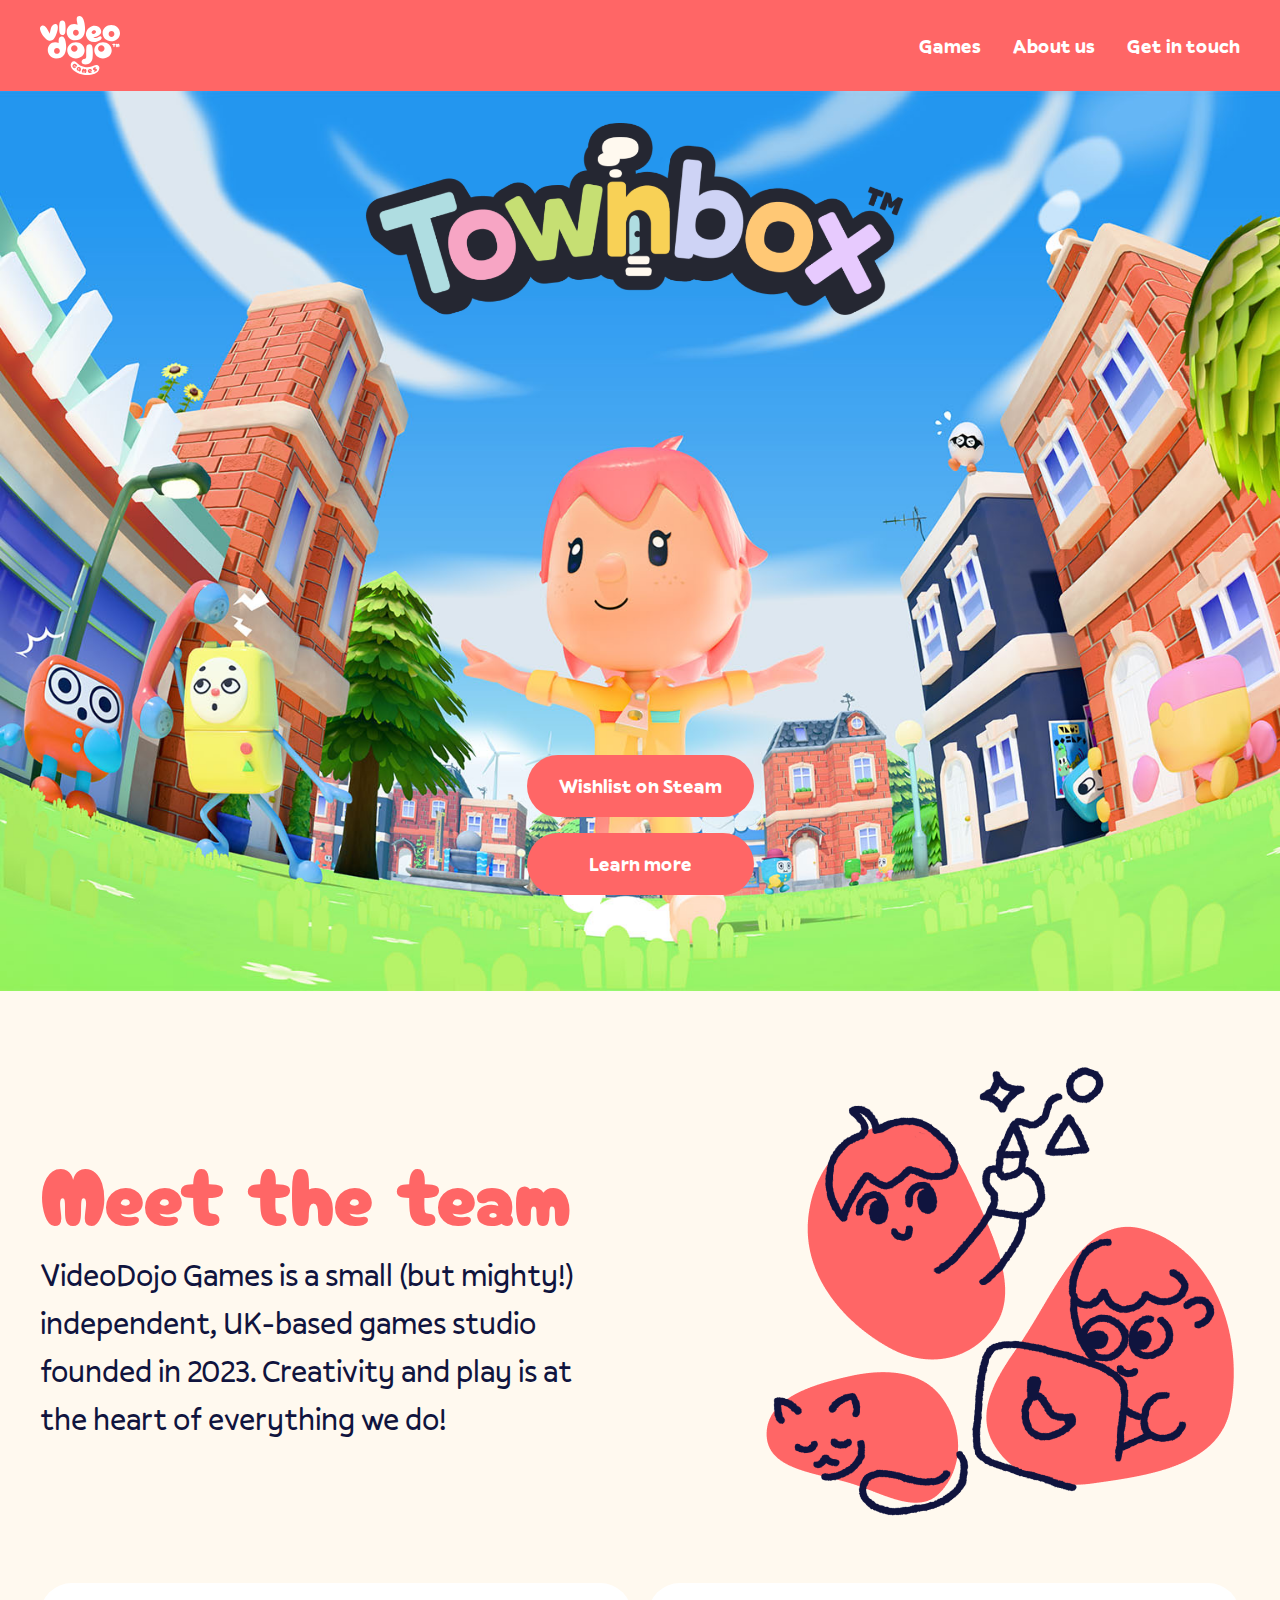
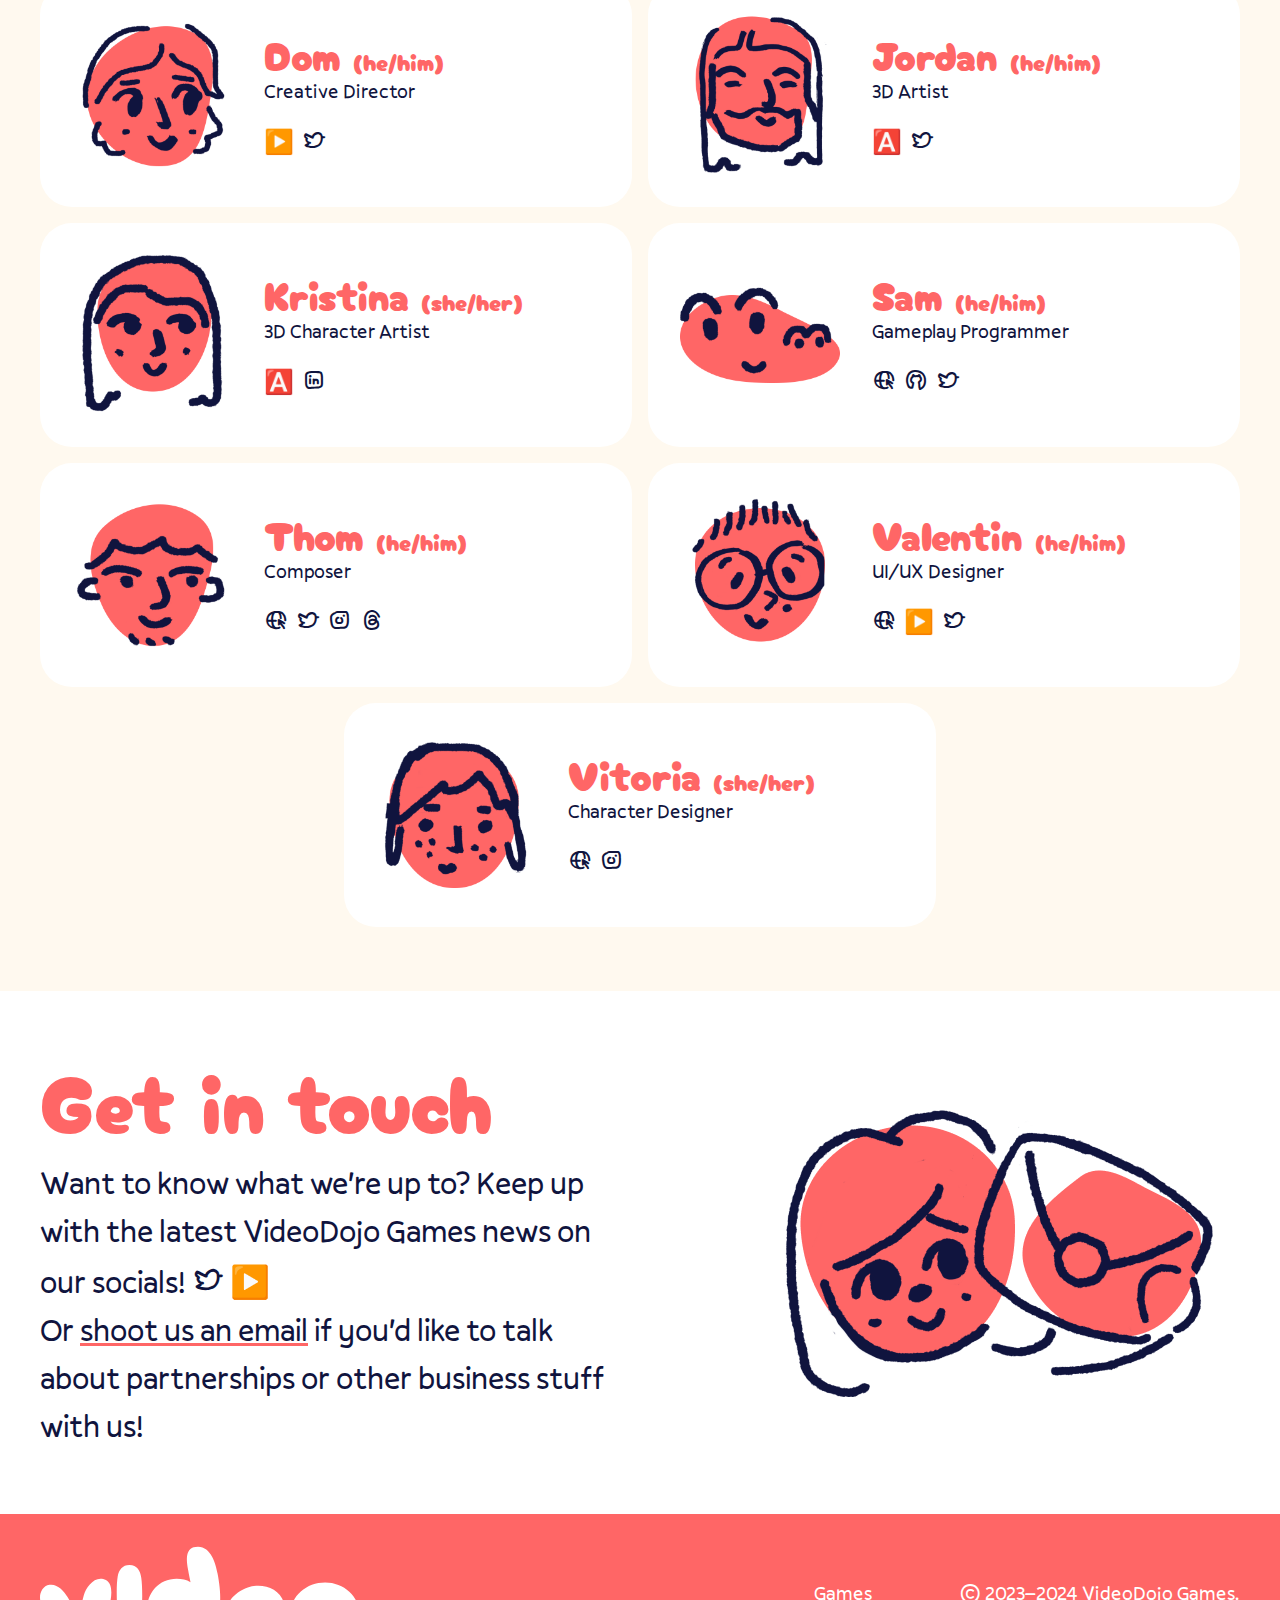
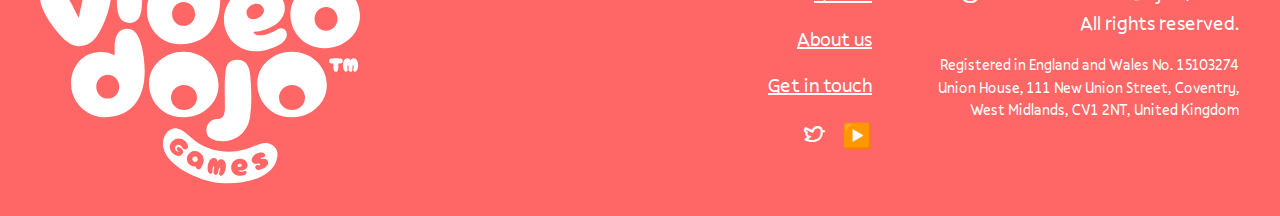
<file: index.html>
<!DOCTYPE html>
<html lang="en">
<head>
    <meta charset="UTF-8">
    <meta name="viewport" content="width=device-width, initial-scale=1.0">
    <link rel="preconnect" href="https://fonts.googleapis.com">
    <link rel="preconnect" href="https://fonts.gstatic.com" crossorigin>
    <link href="https://fonts.googleapis.com/css2?family=Cherry+Bomb+One&family=Lilita+One&display=swap" rel="stylesheet">
    <link rel="stylesheet" href="style.css">
    <link rel="stylesheet" href="/data/js/photoswipe.css">
    <title>Home — VideoDojo Games</title>
</head>
<body>
    <header>
    <nav>
        <details class="dropdown">
            <summary>
                <span class="icon"></span>
            </summary>
            <menu>
                <a href="/townbox/" class="button"><li>Games</li></a>
                <a href="/#about-us" class="button"><li>About us</li></a>
                <a href="/#contact" class="button"><li>Get in touch</li></a>
            </menu>
        </details>
        <a href="/">
            <img src="/data/img/brand/videodojo-games-logo.svg" alt="VideoDojo Games">
        </a>
        <span></span>
        <menu>
            <a href="/#townbox"><li>Games</li></a>
            <a href="/#about-us"><li>About us</li></a>
            <a href="/#contact"><li>Get in touch</li></a>
        </menu>
    </nav>
</header>
    <main>
<section id="townbox">
    <img src="/data/img/townbox_logo.png" alt="Townbox" class="townbox-logo">
    <div class="vertical-group">
        <a href="https://store.steampowered.com/app/2906440/Townbox/" class="button">Wishlist on Steam</a>
        <a href="/townbox/" class="button">Learn more</a>
    </div>
</section>

<section id="about-us" class="theme-cream">
    <div class="hero-layout">
        <div class="hero-summary">
            <h1>Meet the team</h1>
            <p>VideoDojo Games is a small (but mighty!) independent, UK-based games studio founded in 2023. Creativity and play is at the heart of everything we do!</p>
        </div>
        <div class="hero-illustration">
            <img src="/data/img/brand/meet-the-team.png" alt="">
        </div>
    </div>
    <div class="team-grid">
        
            <article class="team-card">
                <img src="/data/img/brand/portraits/dom.png" alt="">
                <div>
                    <h3>Dom <span class="mini-text">(he/him)</span></h3>
                    <p>Creative Director</p>
                    <div class="team-links">
                        
                            <a href="https://www.youtube.com/@VideoDojoPro" class="icon" title="YouTube channel">▶️</a>
                        
                            <a href="https://www.twitter.com/VideoDojoPro" class="icon" title="Twitter">🐦</a>
                        
                    </div>
                </div>
            </article>
        
            <article class="team-card">
                <img src="/data/img/brand/portraits/jordan.png" alt="">
                <div>
                    <h3>Jordan <span class="mini-text">(he/him)</span></h3>
                    <p>3D Artist</p>
                    <div class="team-links">
                        
                            <a href="https://www.artstation.com/jordanf3d" class="icon" title="ArtStation">🅰️</a>
                        
                            <a href="https://www.twitter.com/jordanf3d" class="icon" title="Twitter">🐦</a>
                        
                    </div>
                </div>
            </article>
        
            <article class="team-card">
                <img src="/data/img/brand/portraits/kristina.png" alt="">
                <div>
                    <h3>Kristina <span class="mini-text">(she/her)</span></h3>
                    <p>3D Character Artist</p>
                    <div class="team-links">
                        
                            <a href="https://kristinakoeva.artstation.com/" class="icon" title="ArtStation">🅰️</a>
                        
                            <a href="https://www.linkedin.com/in/kristinakoeva/" class="icon" title="LinkedIn">💼</a>
                        
                    </div>
                </div>
            </article>
        
            <article class="team-card">
                <img src="/data/img/brand/portraits/sam.png" alt="">
                <div>
                    <h3>Sam <span class="mini-text">(he/him)</span></h3>
                    <p>Gameplay Programmer</p>
                    <div class="team-links">
                        
                            <a href="https://dicemaster5.github.io/website/" class="icon" title="Website">🌐</a>
                        
                            <a href="https://github.com/dicemaster5" class="icon" title="GitHub">🐈</a>
                        
                            <a href="https://x.com/DicedBasilisk" class="icon" title="Twitter">🐦</a>
                        
                    </div>
                </div>
            </article>
        
            <article class="team-card">
                <img src="/data/img/brand/portraits/thom.png" alt="">
                <div>
                    <h3>Thom <span class="mini-text">(he/him)</span></h3>
                    <p>Composer</p>
                    <div class="team-links">
                        
                            <a href="https://thomrobsonmusic.com/" class="icon" title="Website">🌐</a>
                        
                            <a href="https://www.twitter.com/thomrobsonmusic" class="icon" title="Twitter">🐦</a>
                        
                            <a href="https://www.instagram.com/thomrobsonmusic/" class="icon" title="Instagram">📷</a>
                        
                            <a href="https://www.threads.net/@thomrobsonmusic" class="icon" title="Threads">🧶</a>
                        
                    </div>
                </div>
            </article>
        
            <article class="team-card">
                <img src="/data/img/brand/portraits/valentin.png" alt="">
                <div>
                    <h3>Valentin <span class="mini-text">(he/him)</span></h3>
                    <p>UI/UX Designer</p>
                    <div class="team-links">
                        
                            <a href="https://voxy.space" class="icon" title="Website">🌐</a>
                        
                            <a href="https://www.youtube.com/@voxybuns" class="icon" title="YouTube channel">▶️</a>
                        
                            <a href="https://x.com/Voxybuns" class="icon" title="Twitter">🐦</a>
                        
                    </div>
                </div>
            </article>
        
            <article class="team-card">
                <img src="/data/img/brand/portraits/vitoria.png" alt="">
                <div>
                    <h3>Vitoria <span class="mini-text">(she/her)</span></h3>
                    <p>Character Designer</p>
                    <div class="team-links">
                        
                            <a href="https://vitoriabas.com" class="icon" title="Website">🌐</a>
                        
                            <a href="https://www.instagram.com/basvii/" class="icon" title="Instagram">📷</a>
                        
                    </div>
                </div>
            </article>
        
    </div>
</section>

<section id="contact" class="constrained-area">
    <div class="hero-layout">
        <div class="hero-summary">
            <h1>Get in touch</h1>
            <p>
                Want to know what we're up to? Keep up with the latest VideoDojo Games news on our socials! 
                    <a href="https://twitter.com/VideoDojoGames" class="icon" title="Twitter">🐦</a>
                    <a href="https://www.youtube.com/@TownboxGame" class="icon" title="YouTube">▶️</a>
            </p>
            <p>
                Or <a href="mailto:hello@videodojo.games">shoot us an email</a> if you'd like to talk about partnerships or other business stuff with us!
            </p>
        </div>
        <div class="hero-illustration">
            <img src="/data/img/brand/get-in-touch.png" alt="">
        </div>
    </div>
</section>
</main>
    <footer>
    <nav>
        <div class="footer-logo">
            <img src="/data/img/brand/footer-logo.svg" alt="VideoDojo Games" id="footer-logo">
            <img src="/data/img/brand/footer-pupil.svg" alt="" class="footer-logo-eye">
            <img src="/data/img/brand/footer-pupil.svg" alt="" class="footer-logo-eye">
        </div>
        <menu>
            <li><a href="/townbox/">Games</a></li>
            <li><a href="/#about-us">About us</a></li>
            <li><a href="/#contact">Get in touch</a></li>
            <li class="socials">
                <a href="https://www.twitter.com/VideoDojoGames" class="icon" title="Twitter">🐦</a>
                <a href="https://www.youtube.com/@TownboxGame" class="icon" title="YouTube">▶️</a>
            </li>

        </menu>
        <menu>
            <li><p>© 2023–2024 VideoDojo Games.<br>All rights reserved.</p></li>
            <li><p class="small-text">
                Registered in England and Wales No. 15103274<br>
                Union House, 111 New Union Street, Coventry, West Midlands, CV1 2NT, United Kingdom
            </p></li>
        </menu>
        <img src="/data/img/brand/videodojo-games-logo.svg" alt="VideoDojo Games" class="footer-logo-static">
    </nav>
</footer>

<script>
    document.addEventListener('mousemove', (e) => {
        const mouseX = e.clientX
        const mouseY = e.clientY

        const eyes = document.querySelectorAll(".footer-logo-eye");
        eyes.forEach((eye) => {
            var rect = eye.getBoundingClientRect();
            var anchorX = rect.left + rect.width / 2;
            var anchorY = rect.top + rect.height / 2;
            var angleDeg = angle(mouseX, mouseY, anchorX, anchorY);
            eye.style.transform = "rotate(" + (90 + angleDeg) + "deg)";
        })
    })

    function angle(cx, cy, ex, ey) {
        const dy = ey - cy;
        const dx = ex - cx;
        const rad = Math.atan2(dy, dx);
        const deg = rad * 180 / Math.PI;
        return deg;
    }
</script>
</body>
</html>
</file>
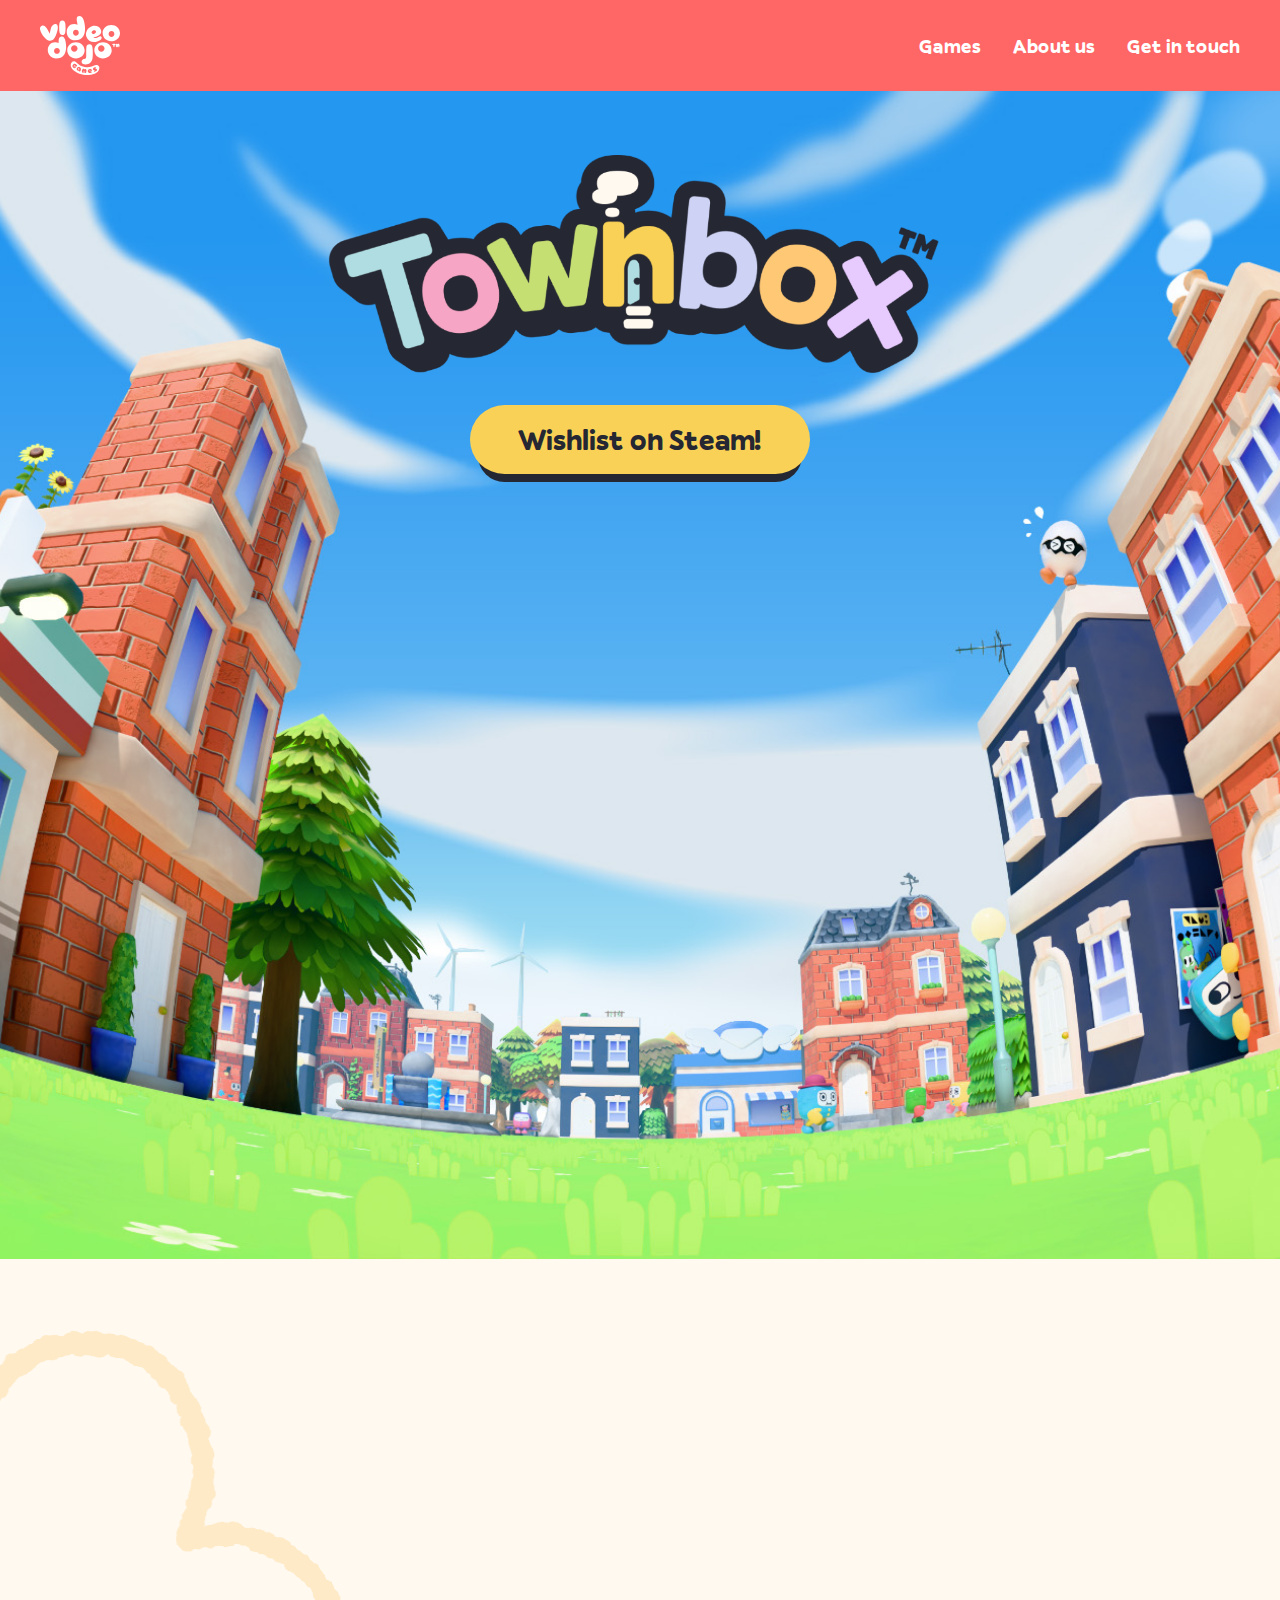
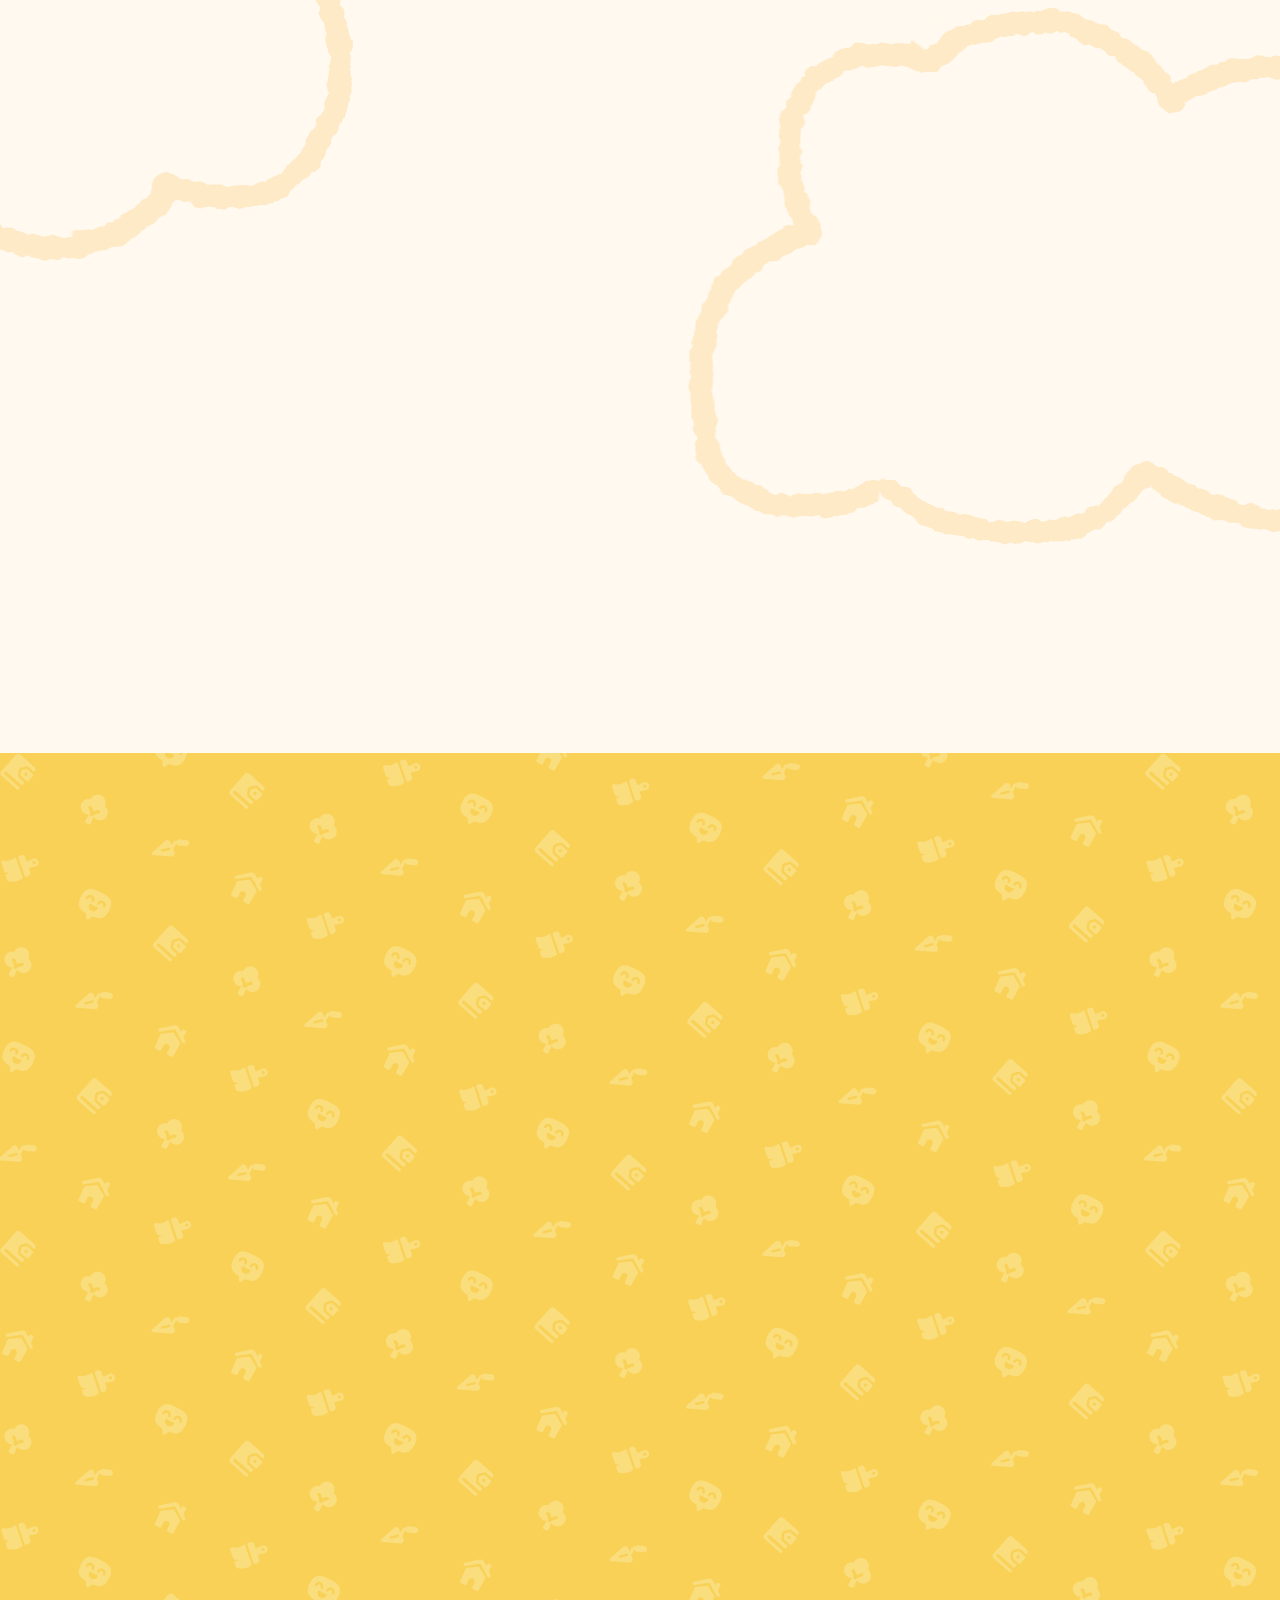
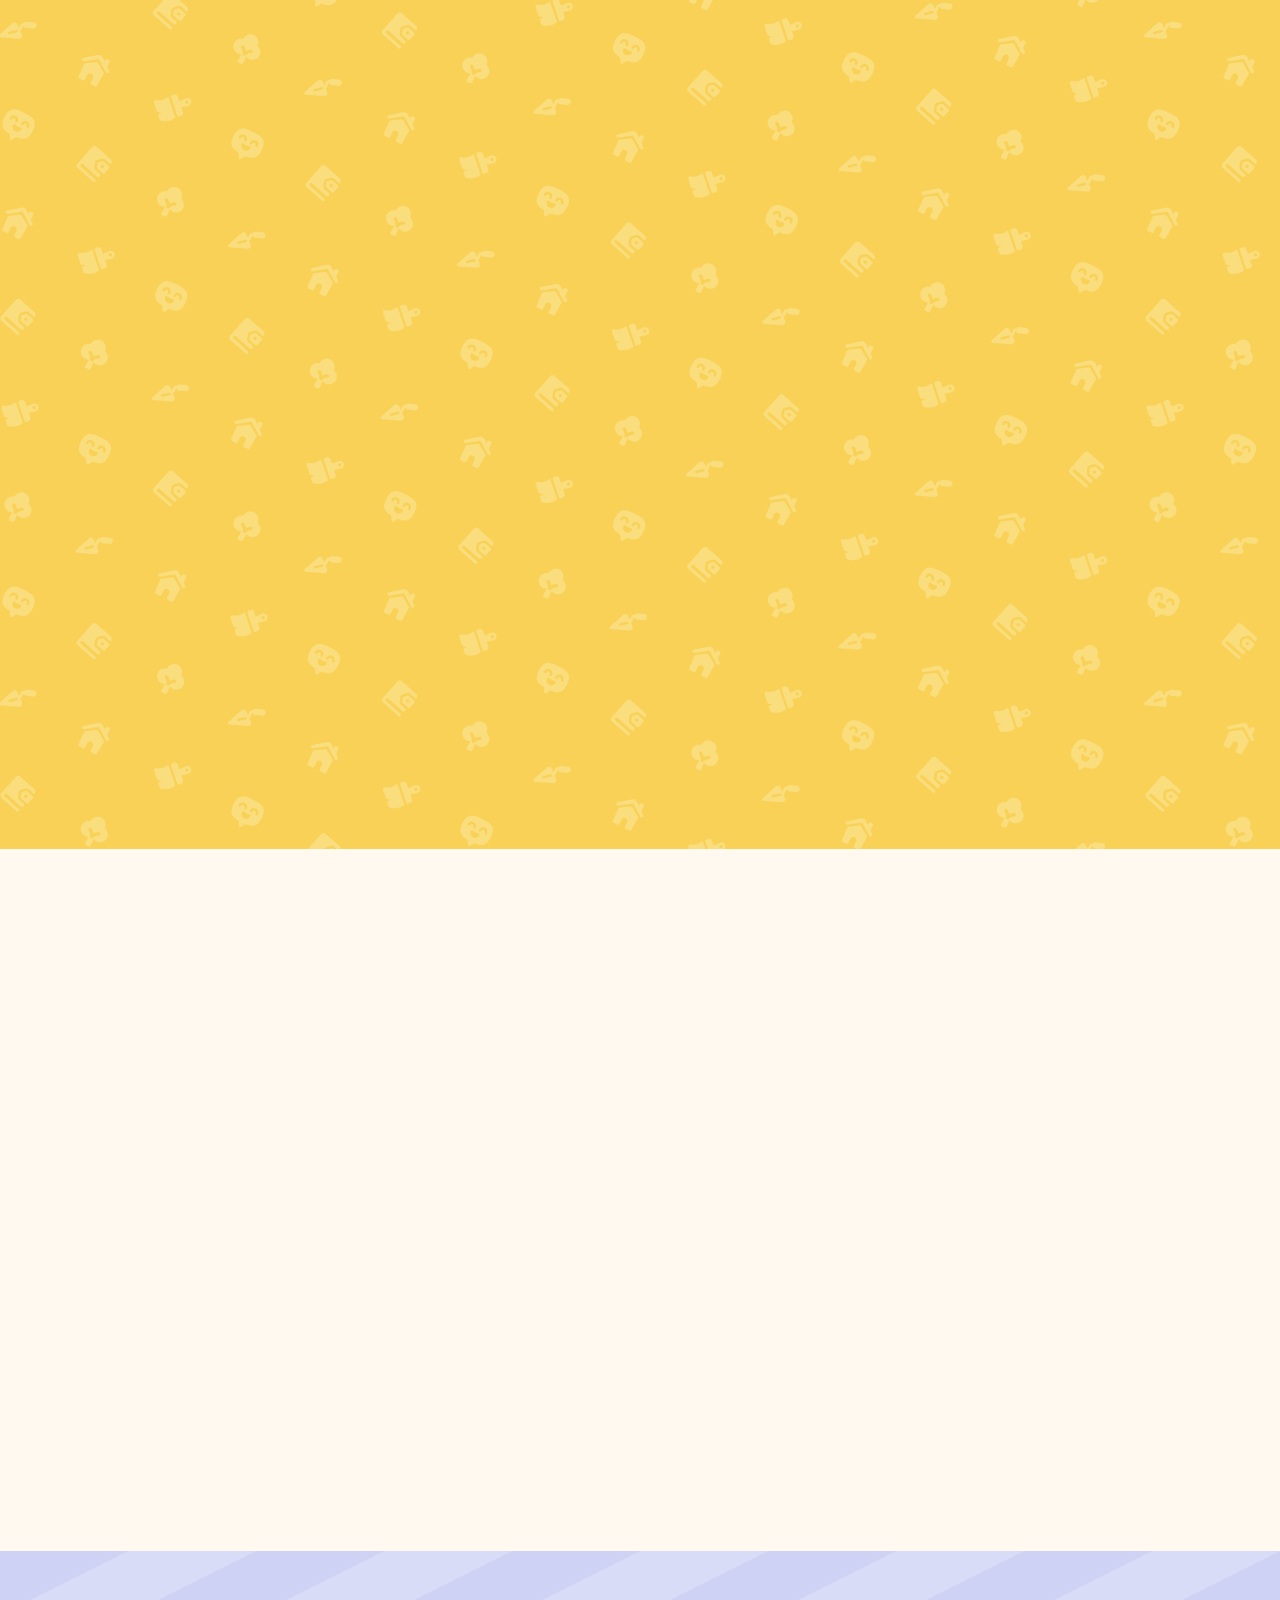
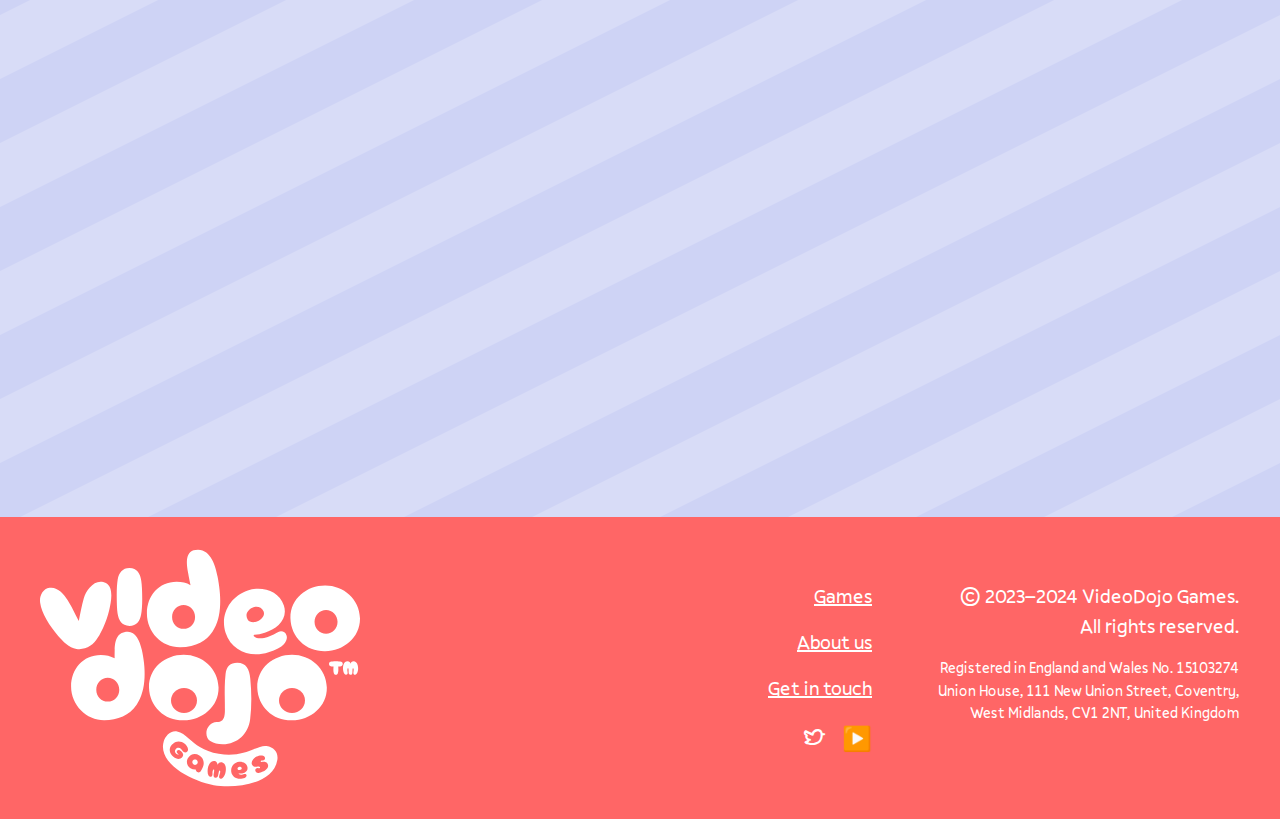
<file: townbox/index.html>
<!DOCTYPE html>
<html lang="en">
<head>
    <meta charset="UTF-8">
    <meta name="viewport" content="width=device-width, initial-scale=1.0">
    <link rel="preconnect" href="https://fonts.googleapis.com">
    <link rel="preconnect" href="https://fonts.gstatic.com" crossorigin>
    <link href="https://fonts.googleapis.com/css2?family=Cherry+Bomb+One&family=Lilita+One&display=swap" rel="stylesheet">
    <link rel="stylesheet" href="style.css">
    <link rel="stylesheet" href="/data/js/photoswipe.css">
    <title>Townbox — VideoDojo Games</title>
</head>
<body>
    <header>
    <nav>
        <details class="dropdown">
            <summary>
                <span class="icon"></span>
            </summary>
            <menu>
                <a href="/townbox/" class="button"><li>Games</li></a>
                <a href="/#about-us" class="button"><li>About us</li></a>
                <a href="/#contact" class="button"><li>Get in touch</li></a>
            </menu>
        </details>
        <a href="/">
            <img src="/data/img/brand/videodojo-games-logo.svg" alt="VideoDojo Games">
        </a>
        <span></span>
        <menu>
            <a href="/#townbox"><li>Games</li></a>
            <a href="/#about-us"><li>About us</li></a>
            <a href="/#contact"><li>Get in touch</li></a>
        </menu>
    </nav>
</header>
    <main>
<section id="hero">
    <div>
        <img src="/townbox/data/townbox-logo.png" alt="Townbox">
        <a href="https://store.steampowered.com/app/2906440/Townbox/" class="button hero">Wishlist on Steam!</a>
        <iframe src="https://www.youtube-nocookie.com/embed/8vCROKU11CQ" title="YouTube video player" frameborder="0" allow="accelerometer; autoplay; clipboard-write; encrypted-media; gyroscope; picture-in-picture; web-share" referrerpolicy="strict-origin-when-cross-origin" allowfullscreen class="youtube-embed"></iframe>
    </div>
</section>
<section id="summary">
    <div class="will-fade fade-into-view">
        <h1>Greetings from Townbox™!</h1>
        <p class="tagline">Population: You!</p>
        <div class="hero-layout">
            <img width="520" src="/townbox/data/postcard.png" alt="">
            <p class="lead-text">Townbox™ is a single player sandbox town building game with an emphasis on creativity and self expression! Take on the role of trainee town planner and expand your teeny-tiny starting island into a bustling town of your own design.</p>
        </div>
        <iframe src="https://store.steampowered.com/widget/2906440/" frameborder="0" id="steam-widget"></iframe>
    </div>

</section>
<section id="info">
    <article class="hero-layout will-fade fade-into-view">
        <div class="hero-summary">
            <h2><span class="icon">🧱</span> Build</h2>
            <p>Plop down buildings to create a mini metropolis! Pick from a wide selection of houses, shops and more, and take it even further by customising their colours and accessories. There are no rules, so let your creativity run wild!</p>
        </div>
        <img src="/townbox/data/gameplay-build.png" alt="" class="hero-illustration">
    </article>
    <article class="hero-layout will-fade fade-into-view">
        <div class="hero-summary">
            <h2><span class="icon">🍎</span> Play</h2>
            <p>Switch to resident mode at any time to take in the sights and sounds of your town at street level, and meet the island's cute and mischievous residents. Unlock toys and more to discover surprising new ways to play!</p>
        </div>
        <img src="/townbox/data/gameplay-play.png" alt="" class="hero-illustration">
    </article>
    <article class="hero-layout will-fade fade-into-view">
        <div class="hero-summary">
            <h2><span class="icon">💬</span> Befriend</h2>
            <p>As your town develops, you're bound to meet some new friends! Helping these visitors solve their quirky requests will come with rewards, so it’s definitely worth stopping by to say ‘hello’ whenever you run into one.</p>
        </div>
        <img src="/townbox/data/gameplay-befriend.png" alt="" class="hero-illustration">
    </article>
</section>
<section id="gallery">
    <div class="content will-fade fade-into-view">
        <h2>Screenshots</h2>
        <div class="screenshots-grid">
            
                <a href="/townbox/data/screenshots/screenshot-1.png" 
                    data-pswp-width="1920" 
                    data-pswp-height="1080" 
                    target="_blank">
                    <img src="/townbox/data/screenshots/screenshot-1.png" alt="" />
                </a>
            
                <a href="/townbox/data/screenshots/screenshot-2.png" 
                    data-pswp-width="1920" 
                    data-pswp-height="1080" 
                    target="_blank">
                    <img src="/townbox/data/screenshots/screenshot-2.png" alt="" />
                </a>
            
                <a href="/townbox/data/screenshots/screenshot-3.png" 
                    data-pswp-width="1920" 
                    data-pswp-height="1080" 
                    target="_blank">
                    <img src="/townbox/data/screenshots/screenshot-3.png" alt="" />
                </a>
            
                <a href="/townbox/data/screenshots/screenshot-4.png" 
                    data-pswp-width="1920" 
                    data-pswp-height="1080" 
                    target="_blank">
                    <img src="/townbox/data/screenshots/screenshot-4.png" alt="" />
                </a>
            
                <a href="/townbox/data/screenshots/screenshot-5.png" 
                    data-pswp-width="1920" 
                    data-pswp-height="1080" 
                    target="_blank">
                    <img src="/townbox/data/screenshots/screenshot-5.png" alt="" />
                </a>
            
                <a href="/townbox/data/screenshots/screenshot-6.png" 
                    data-pswp-width="1920" 
                    data-pswp-height="1080" 
                    target="_blank">
                    <img src="/townbox/data/screenshots/screenshot-6.png" alt="" />
                </a>
            
        </div>
        <p class="muted-text">Townbox™ is in early development. Screenshots are not final and may be subject to change.</p>
    </div>
</section>
<section id="stay-in-the-loop">
    <div class="hero-layout will-fade fade-into-view">
        <img src="/townbox/data/stay-in-the-loop.png" alt="">
        <div>
            <h2>Stay in the loop!</h2>
            <p>We're still hard at work developing Townbox™. We regularly post updates on <a href="https://twitter.com/VideoDojoGames">Twitter</a> and our <a href="https://www.youtube.com/@TownboxGame">YouTube channel</a>, so follow us there for the latest news!</p>
            <p>If you'd like to get in touch for business inquiries, <a href="mailto:hello@videodojo.games">drop us a line!</a></p>
        </div>
    </div>
</section>
</main>
<script type="module">
    import PhotoSwipeLightbox from '/data/js/photoswipe-lightbox.esm.js';
    const lightbox = new PhotoSwipeLightbox({
    gallery: '#gallery',
    children: 'a',
    pswpModule: () => import('/data/js/photoswipe.esm.js')
    });
    lightbox.init();
</script>
<script>
    // Get multiple elements instead of a single one using "querySelectorAll"
    const fader = document.querySelectorAll('.will-fade');
    fader.forEach((element) => element.classList.remove('fade-into-view'));

    const observer = new IntersectionObserver(entries => {
    entries.forEach(entry => {
        if (entry.isIntersecting) {
        entry.target.classList.add('fade-into-view');
        return;
        }

        entry.target.classList.remove('fade-into-view');
    });
    });


    // Loop over the elements and add each one to the observer
    fader.forEach((element) => observer.observe(element));
</script>
    <footer>
    <nav>
        <div class="footer-logo">
            <img src="/data/img/brand/footer-logo.svg" alt="VideoDojo Games" id="footer-logo">
            <img src="/data/img/brand/footer-pupil.svg" alt="" class="footer-logo-eye">
            <img src="/data/img/brand/footer-pupil.svg" alt="" class="footer-logo-eye">
        </div>
        <menu>
            <li><a href="/townbox/">Games</a></li>
            <li><a href="/#about-us">About us</a></li>
            <li><a href="/#contact">Get in touch</a></li>
            <li class="socials">
                <a href="https://www.twitter.com/VideoDojoGames" class="icon" title="Twitter">🐦</a>
                <a href="https://www.youtube.com/@TownboxGame" class="icon" title="YouTube">▶️</a>
            </li>

        </menu>
        <menu>
            <li><p>© 2023–2024 VideoDojo Games.<br>All rights reserved.</p></li>
            <li><p class="small-text">
                Registered in England and Wales No. 15103274<br>
                Union House, 111 New Union Street, Coventry, West Midlands, CV1 2NT, United Kingdom
            </p></li>
        </menu>
        <img src="/data/img/brand/videodojo-games-logo.svg" alt="VideoDojo Games" class="footer-logo-static">
    </nav>
</footer>

<script>
    document.addEventListener('mousemove', (e) => {
        const mouseX = e.clientX
        const mouseY = e.clientY

        const eyes = document.querySelectorAll(".footer-logo-eye");
        eyes.forEach((eye) => {
            var rect = eye.getBoundingClientRect();
            var anchorX = rect.left + rect.width / 2;
            var anchorY = rect.top + rect.height / 2;
            var angleDeg = angle(mouseX, mouseY, anchorX, anchorY);
            eye.style.transform = "rotate(" + (90 + angleDeg) + "deg)";
        })
    })

    function angle(cx, cy, ex, ey) {
        const dy = ey - cy;
        const dx = ex - cx;
        const rad = Math.atan2(dy, dx);
        const deg = rad * 180 / Math.PI;
        return deg;
    }
</script>
</body>
</html>
</file>
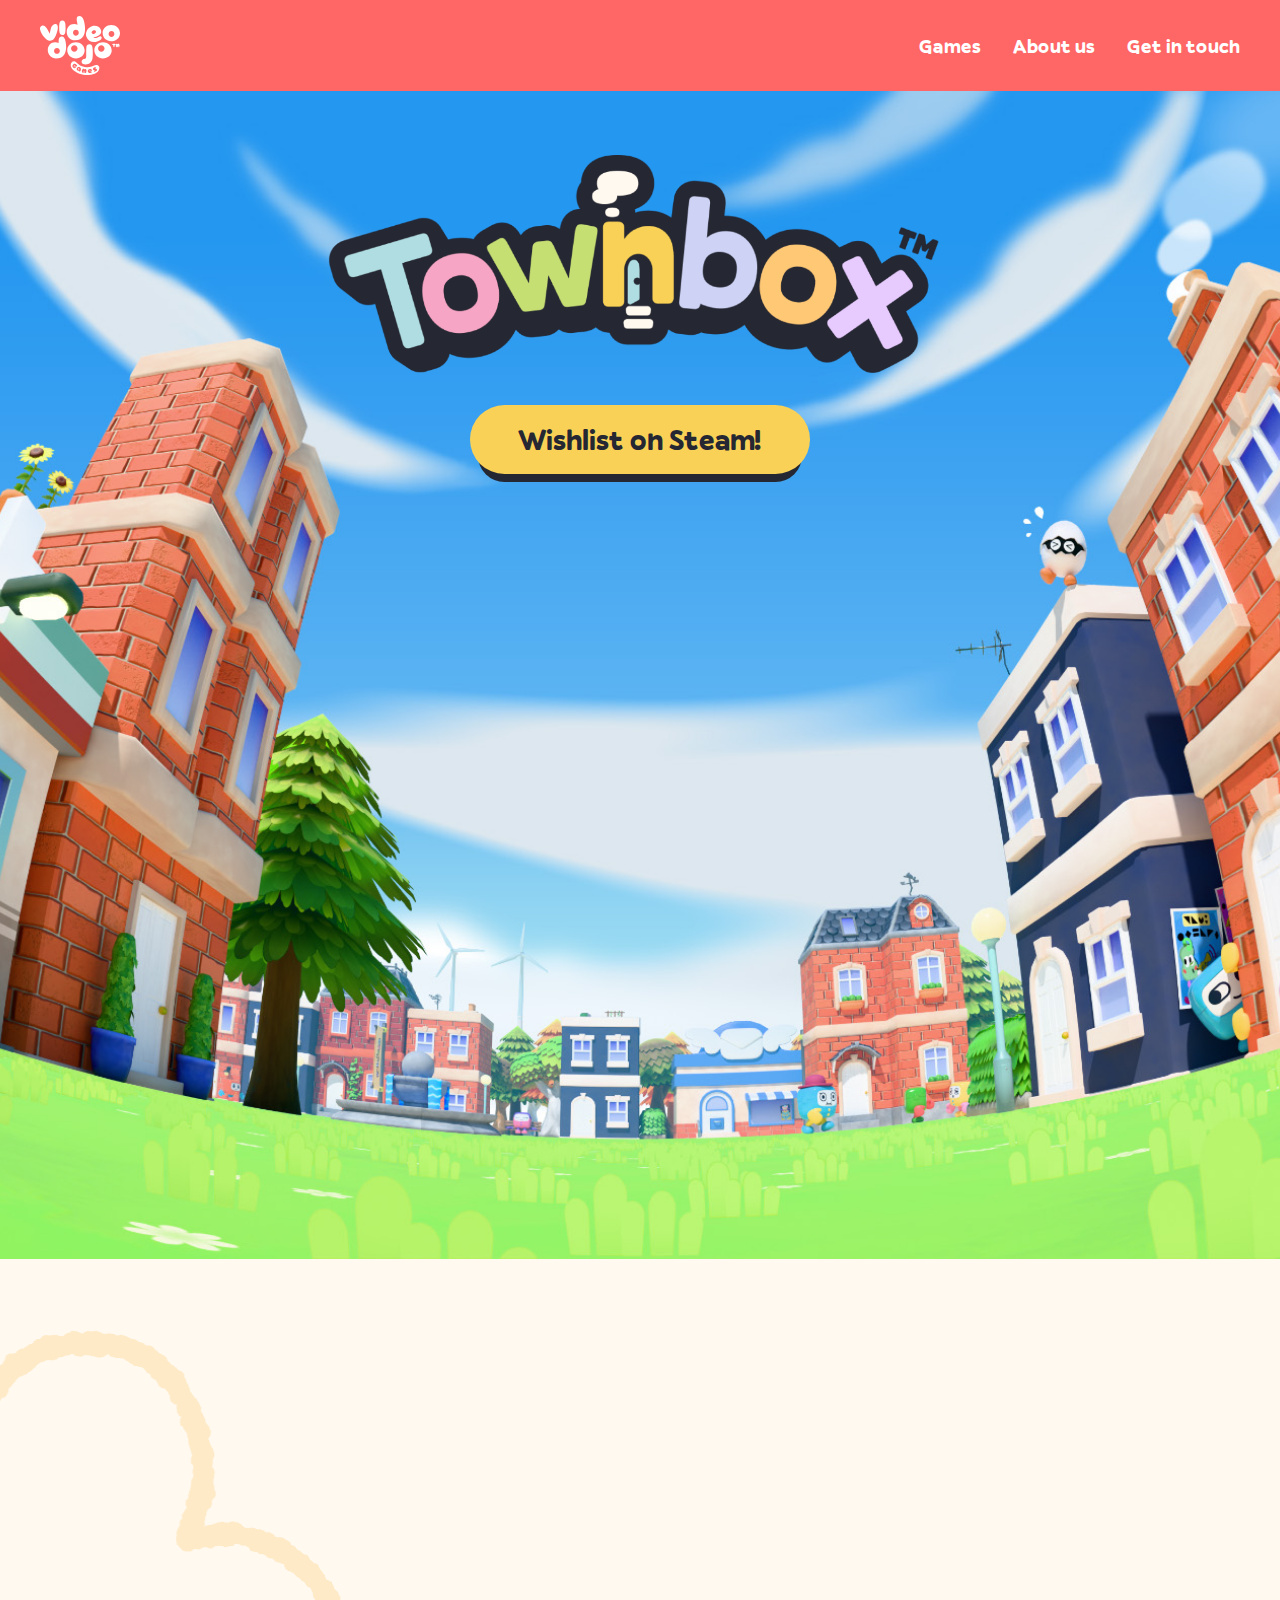
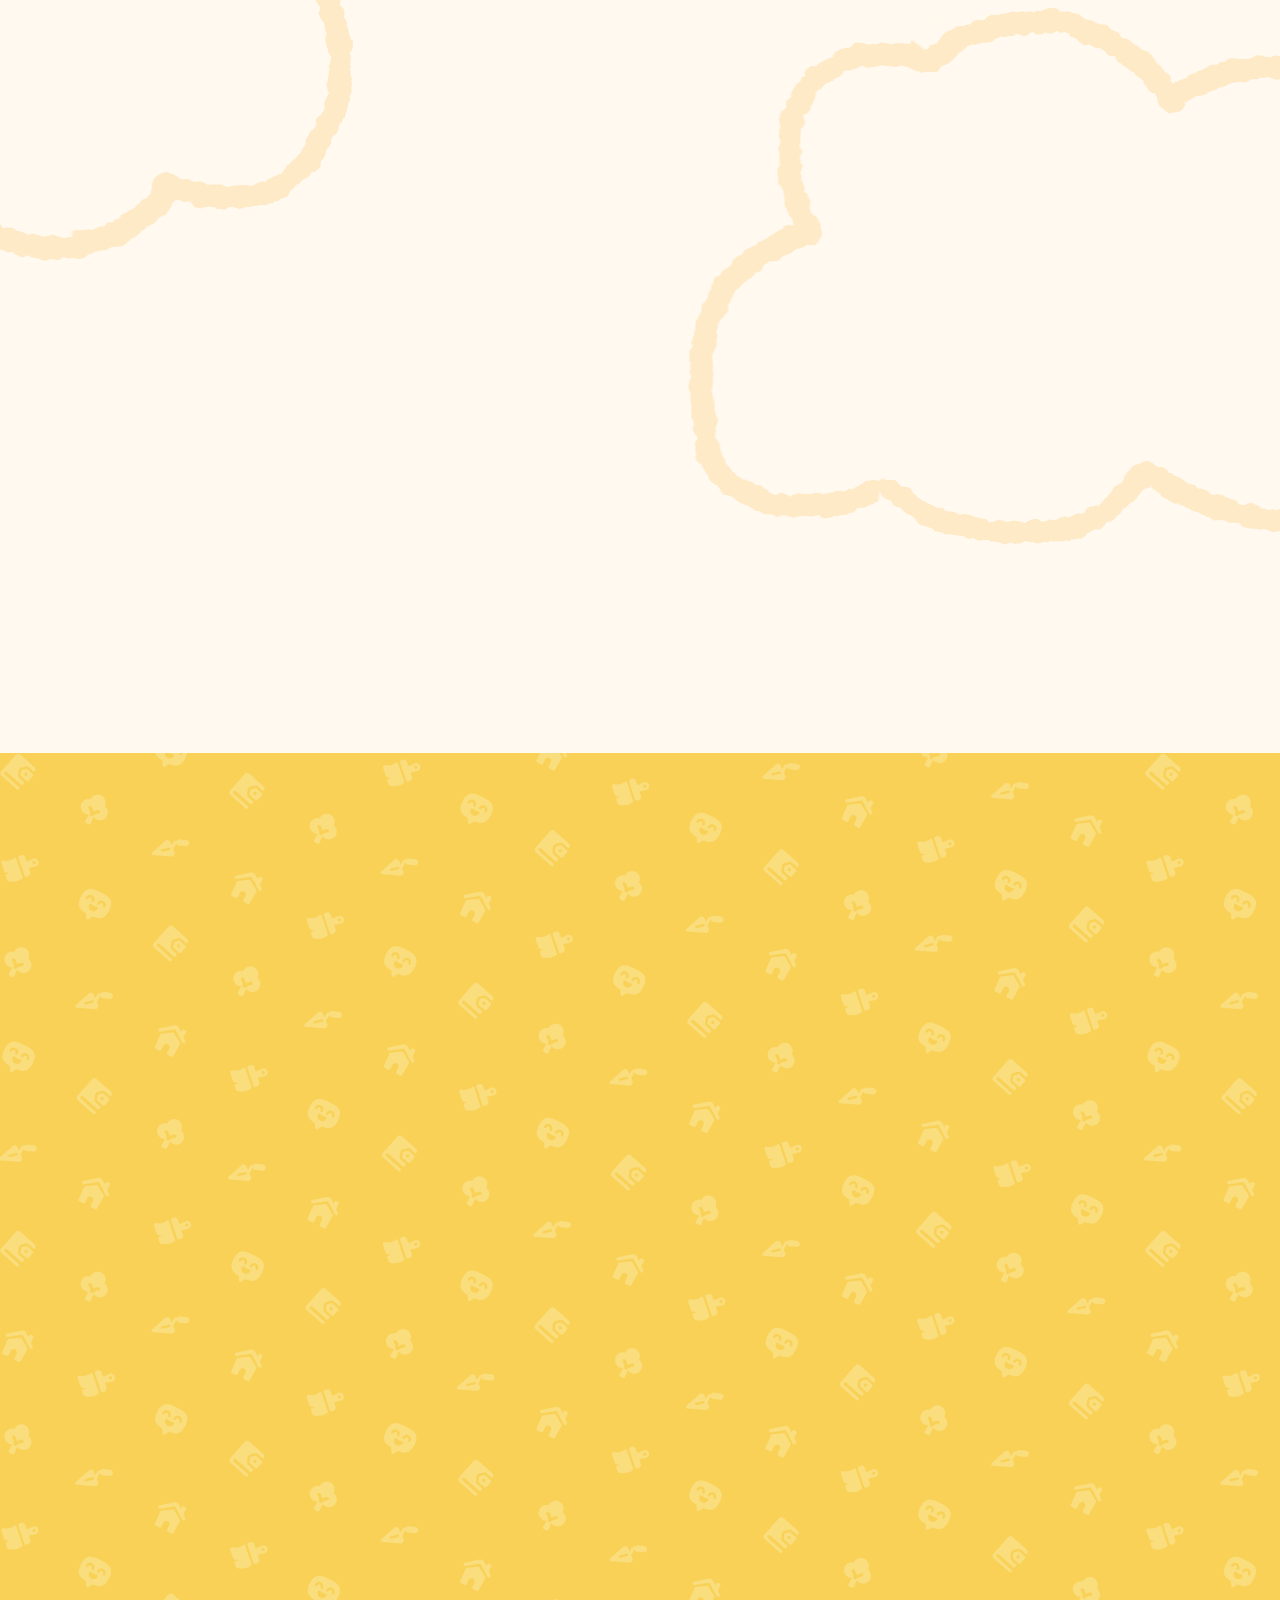
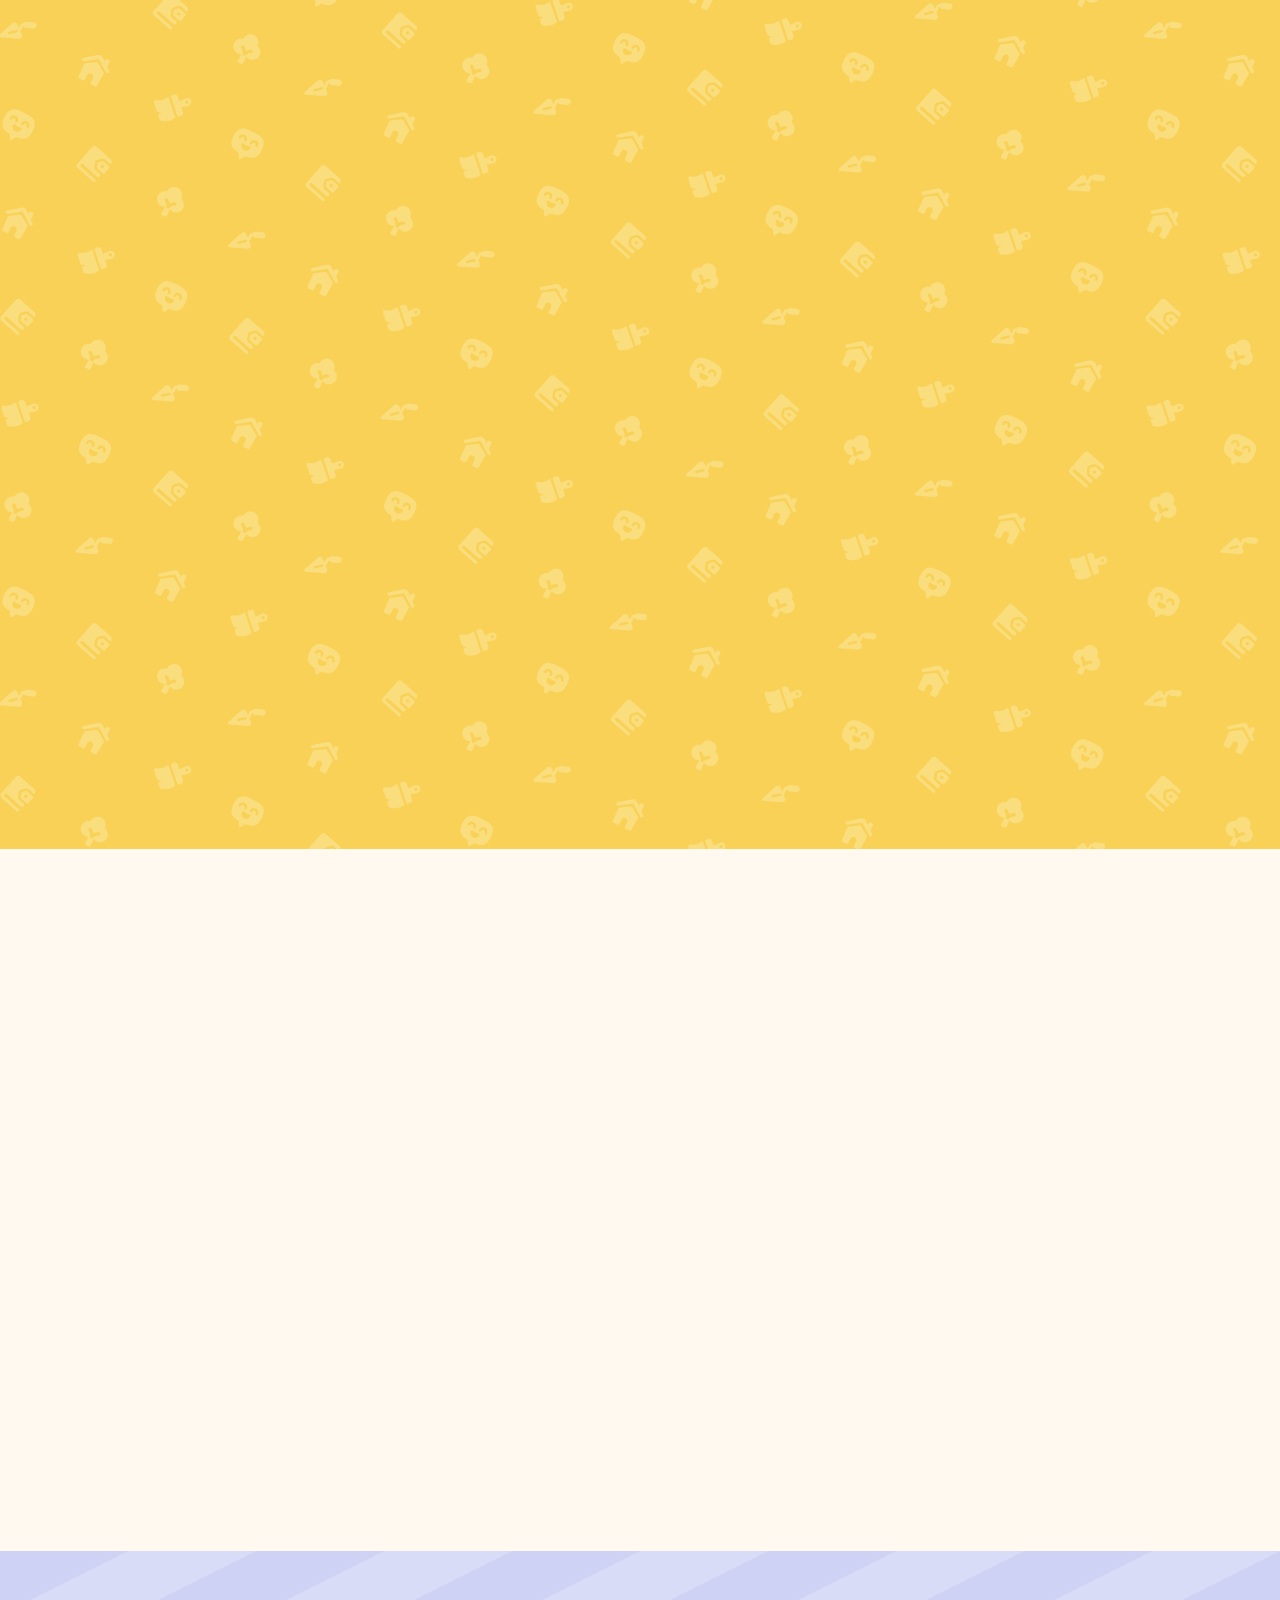
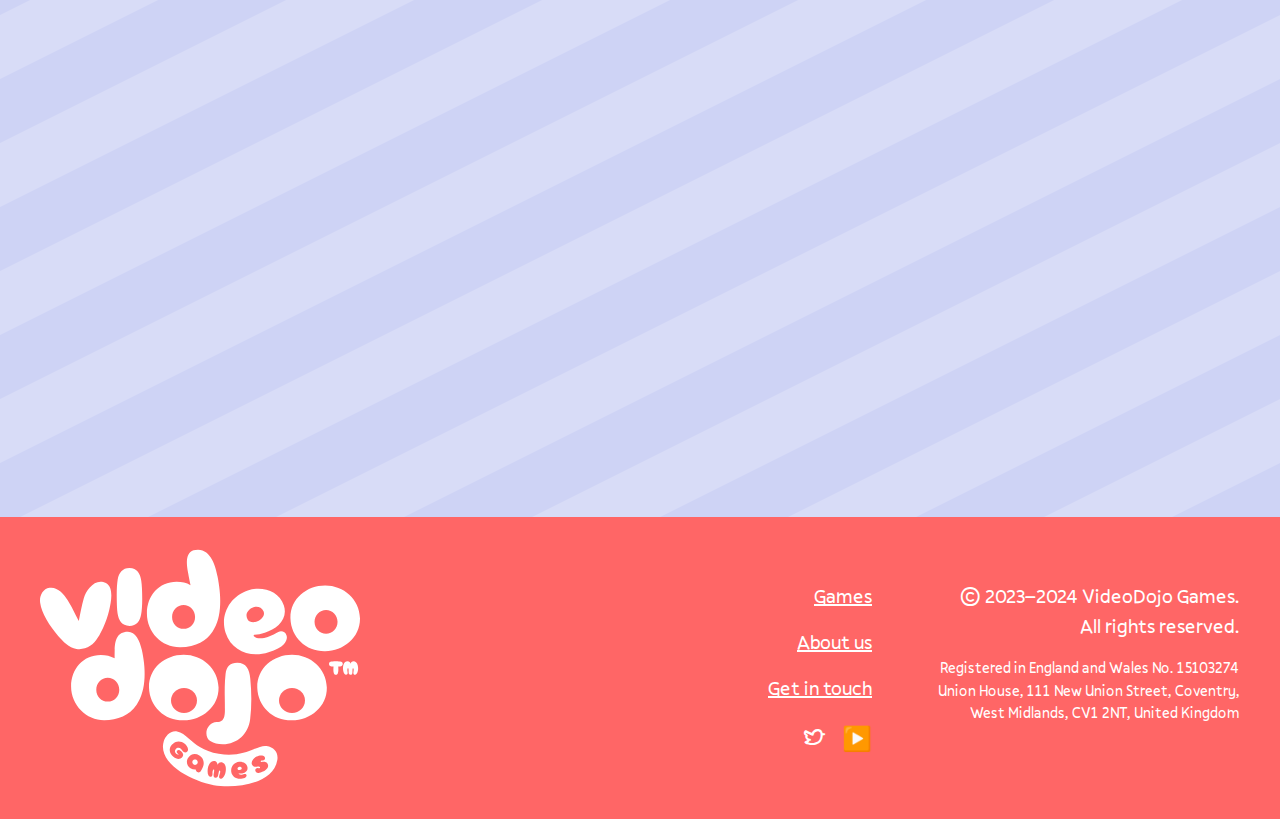
<file: games/townbox/index.html>
<!DOCTYPE html>
<html lang="en">
<head>
    <meta charset="UTF-8">
    <meta name="viewport" content="width=device-width, initial-scale=1.0">
    <link rel="preconnect" href="https://fonts.googleapis.com">
    <link rel="preconnect" href="https://fonts.gstatic.com" crossorigin>
    <link href="https://fonts.googleapis.com/css2?family=Cherry+Bomb+One&family=Lilita+One&display=swap" rel="stylesheet">
    <link rel="stylesheet" href="style.css">
    <link rel="stylesheet" href="/data/js/photoswipe.css">
    <title>Townbox — VideoDojo Games</title>
</head>
<body>
    <header>
    <nav>
        <details class="dropdown">
            <summary>
                <span class="icon"></span>
            </summary>
            <menu>
                <a href="/games/townbox/" class="button"><li>Games</li></a>
                <a href="/#about-us" class="button"><li>About us</li></a>
                <a href="/#contact" class="button"><li>Get in touch</li></a>
            </menu>
        </details>
        <a href="/">
            <img src="/data/img/brand/videodojo-games-logo.svg" alt="VideoDojo Games">
        </a>
        <span></span>
        <menu>
            <a href="/games/townbox/"><li>Games</li></a>
            <a href="/#about-us"><li>About us</li></a>
            <a href="/#contact"><li>Get in touch</li></a>
        </menu>
    </nav>
</header>
    <main>
<section id="hero">
    <div>
        <img src="/games/townbox/data/townbox-logo.png" alt="Townbox">
        <a href="https://store.steampowered.com/app/2906440/Townbox/" class="button hero">Wishlist on Steam!</a>
        <iframe src="https://www.youtube-nocookie.com/embed/8vCROKU11CQ" title="YouTube video player" frameborder="0" allow="accelerometer; autoplay; clipboard-write; encrypted-media; gyroscope; picture-in-picture; web-share" referrerpolicy="strict-origin-when-cross-origin" allowfullscreen class="youtube-embed"></iframe>
    </div>
</section>
<section id="summary">
    <div class="will-fade fade-into-view">
        <h1>Greetings from Townbox™!</h1>
        <p class="tagline">Population: You!</p>
        <div class="hero-layout">
            <img width="520" src="/games/townbox/data/postcard.png" alt="">
            <p class="lead-text">Townbox™ is a single player sandbox town building game with an emphasis on creativity and self expression! Take on the role of trainee town planner and expand your teeny-tiny starting island into a bustling town of your own design.</p>
        </div>
        <iframe src="https://store.steampowered.com/widget/2906440/" frameborder="0" id="steam-widget"></iframe>
    </div>

</section>
<section id="info">
    <article class="hero-layout will-fade fade-into-view">
        <div class="hero-summary">
            <h2><span class="icon">🧱</span> Build</h2>
            <p>Plop down buildings to create a mini metropolis! Pick from a wide selection of houses, shops and more, and take it even further by customising their colours and accessories. There are no rules, so let your creativity run wild!</p>
        </div>
        <img src="/games/townbox/data/gameplay-build.png" alt="" class="hero-illustration">
    </article>
    <article class="hero-layout will-fade fade-into-view">
        <div class="hero-summary">
            <h2><span class="icon">🍎</span> Play</h2>
            <p>Switch to resident mode at any time to take in the sights and sounds of your town at street level, and meet the island's cute and mischievous residents. Unlock toys and more to discover surprising new ways to play!</p>
        </div>
        <img src="/games/townbox/data/gameplay-play.png" alt="" class="hero-illustration">
    </article>
    <article class="hero-layout will-fade fade-into-view">
        <div class="hero-summary">
            <h2><span class="icon">💬</span> Befriend</h2>
            <p>As your town develops, you're bound to meet some new friends! Helping these visitors solve their quirky requests will come with rewards, so it’s definitely worth stopping by to say ‘hello’ whenever you run into one.</p>
        </div>
        <img src="/games/townbox/data/gameplay-befriend.png" alt="" class="hero-illustration">
    </article>
</section>
<section id="gallery">
    <div class="content will-fade fade-into-view">
        <h2>Screenshots</h2>
        <div class="screenshots-grid">
            
                <a href="/games/townbox/data/screenshots/screenshot-1.png" 
                    data-pswp-width="1920" 
                    data-pswp-height="1080" 
                    target="_blank">
                    <img src="/games/townbox/data/screenshots/screenshot-1.png" alt="" />
                </a>
            
                <a href="/games/townbox/data/screenshots/screenshot-2.png" 
                    data-pswp-width="1920" 
                    data-pswp-height="1080" 
                    target="_blank">
                    <img src="/games/townbox/data/screenshots/screenshot-2.png" alt="" />
                </a>
            
                <a href="/games/townbox/data/screenshots/screenshot-3.png" 
                    data-pswp-width="1920" 
                    data-pswp-height="1080" 
                    target="_blank">
                    <img src="/games/townbox/data/screenshots/screenshot-3.png" alt="" />
                </a>
            
                <a href="/games/townbox/data/screenshots/screenshot-4.png" 
                    data-pswp-width="1920" 
                    data-pswp-height="1080" 
                    target="_blank">
                    <img src="/games/townbox/data/screenshots/screenshot-4.png" alt="" />
                </a>
            
                <a href="/games/townbox/data/screenshots/screenshot-5.png" 
                    data-pswp-width="1920" 
                    data-pswp-height="1080" 
                    target="_blank">
                    <img src="/games/townbox/data/screenshots/screenshot-5.png" alt="" />
                </a>
            
                <a href="/games/townbox/data/screenshots/screenshot-6.png" 
                    data-pswp-width="1920" 
                    data-pswp-height="1080" 
                    target="_blank">
                    <img src="/games/townbox/data/screenshots/screenshot-6.png" alt="" />
                </a>
            
        </div>
        <p class="muted-text">Townbox™ is in early development. Screenshots are not final and may be subject to change.</p>
    </div>
</section>
<section id="stay-in-the-loop">
    <div class="hero-layout will-fade fade-into-view">
        <img src="/games/townbox/data/stay-in-the-loop.png" alt="">
        <div>
            <h2>Stay in the loop!</h2>
            <p>We're still hard at work developing Townbox™. We regularly post updates on <a href="https://twitter.com/VideoDojoGames">Twitter</a> and our <a href="https://www.youtube.com/@TownboxGame">YouTube channel</a>, so follow us there for the latest news!</p>
            <p>If you'd like to get in touch for business inquiries, drop us a line!</p>
        </div>
    </div>
</section>
</main>
<script type="module">
    import PhotoSwipeLightbox from '/data/js/photoswipe-lightbox.esm.js';
    const lightbox = new PhotoSwipeLightbox({
    gallery: '#gallery',
    children: 'a',
    pswpModule: () => import('/data/js/photoswipe.esm.js')
    });
    lightbox.init();
</script>
<script>
    // Get multiple elements instead of a single one using "querySelectorAll"
    const fader = document.querySelectorAll('.will-fade');
    fader.forEach((element) => element.classList.remove('fade-into-view'));

    const observer = new IntersectionObserver(entries => {
    entries.forEach(entry => {
        if (entry.isIntersecting) {
        entry.target.classList.add('fade-into-view');
        return;
        }

        entry.target.classList.remove('fade-into-view');
    });
    });


    // Loop over the elements and add each one to the observer
    fader.forEach((element) => observer.observe(element));
</script>
    <footer>
    <nav>
        <div class="footer-logo">
            <img src="/data/img/brand/footer-logo.svg" alt="VideoDojo Games" id="footer-logo">
            <img src="/data/img/brand/footer-pupil.svg" alt="" class="footer-logo-eye">
            <img src="/data/img/brand/footer-pupil.svg" alt="" class="footer-logo-eye">
        </div>
        <menu>
            <li><a href="/games/townbox/">Games</a></li>
            <li><a href="/#about-us">About us</a></li>
            <li><a href="/#contact">Get in touch</a></li>
            <li class="socials">
                <a href="https://www.twitter.com/VideoDojoGames" class="icon" title="Twitter">🐦</a>
                <a href="https://www.youtube.com/@TownboxGame" class="icon" title="YouTube">▶️</a>
            </li>

        </menu>
        <menu>
            <li><p>© 2023–2024 VideoDojo Games.<br>All rights reserved.</p></li>
            <li><p class="small-text">
                Registered in England and Wales No. 15103274<br>
                Union House, 111 New Union Street, Coventry, West Midlands, CV1 2NT, United Kingdom
            </p></li>
        </menu>
        <img src="/data/img/brand/videodojo-games-logo.svg" alt="VideoDojo Games" class="footer-logo-static">
    </nav>
</footer>

<script>
    document.addEventListener('mousemove', (e) => {
        const mouseX = e.clientX
        const mouseY = e.clientY

        const eyes = document.querySelectorAll(".footer-logo-eye");
        eyes.forEach((eye) => {
            var rect = eye.getBoundingClientRect();
            var anchorX = rect.left + rect.width / 2;
            var anchorY = rect.top + rect.height / 2;
            var angleDeg = angle(mouseX, mouseY, anchorX, anchorY);
            eye.style.transform = "rotate(" + (90 + angleDeg) + "deg)";
        })
    })

    function angle(cx, cy, ex, ey) {
        const dy = ey - cy;
        const dx = ex - cx;
        const rad = Math.atan2(dy, dx);
        const deg = rad * 180 / Math.PI;
        return deg;
    }
</script>
</body>
</html>
</file>
<file: style.css>
@charset "UTF-8";
*, *::before, *::after {
  box-sizing: border-box;
}

* {
  margin: 0;
}

body {
  line-height: 1.5;
  -webkit-font-smoothing: antialiased;
}

img, picture, video, canvas, svg {
  display: block;
  max-width: 100%;
  margin: 0;
}

input, button, textarea, select {
  font: inherit;
}

p, h1, h2, h3, h4, h5, h6 {
  overflow-wrap: break-word;
}

#root, #__next {
  isolation: isolate;
}

@font-face {
  font-family: "Pally";
  src: url("/data/font/Pally-Regular.woff2") format("woff2"), url("/data/font/Pally-Regular.woff") format("woff");
  font-weight: 400;
  font-display: swap;
  font-style: normal;
}
@font-face {
  font-family: "Pally";
  src: url("/data/font/Pally-Medium.woff2") format("woff2"), url("/data/font/Pally-Medium.woff") format("woff");
  font-weight: 500;
  font-display: swap;
  font-style: normal;
}
@font-face {
  font-family: "Pally";
  src: url("/data/font/Pally-Bold.woff2") format("woff2"), url("/data/font/Pally-Bold.woff") format("woff");
  font-weight: 700;
  font-display: swap;
  font-style: normal;
}
@font-face {
  font-family: "VideoDojo Icons";
  src: url("/data/font/videodojo.woff") format("woff");
  font-weight: 400;
  font-display: swap;
  font-style: normal;
}
:root {
  scroll-behavior: smooth;
  --swatch-vd-red: #FF6666;
  --swatch-vd-white: #FFFFFF;
  --swatch-vd-cream: #FFF9EF;
  --swatch-vd-ink: #10143E;
  --color-text: var(--swatch-vd-ink);
  --color-accent: var(--swatch-vd-red);
  --color-container: transparent;
  --size-px: 1px;
  --size-2px: 2px;
  --size-25: 0.25rem;
  --size-50: 0.5rem;
  --size-75: 0.75rem;
  --size-100: 1rem;
  --size-125: 1.25rem;
  --size-150: 1.5rem;
  --size-200: 2rem;
  --size-250: 2.5rem;
  --size-300: 3rem;
  --size-400: 4rem;
  --size-500: 5rem;
  --size-600: 6rem;
  --size-700: 7rem;
  --size-800: 8rem;
  --size-900: 9rem;
  --size-1000: 10rem;
}

body {
  font-family: "Pally", system-ui, -apple-system, sans-serif;
  font-size: var(--size-125);
  line-height: 1.5;
  color: var(--color-text);
  text-decoration-color: var(--color-accent);
}

a:any-link {
  color: inherit;
}

.icon {
  font-family: "VideoDojo Icons";
  font-size: var(--size-150);
  font-weight: 400;
  color: inherit;
  font-style: normal;
  font-variant: normal;
  text-transform: none;
}

header, footer {
  display: grid;
  grid-template-columns: 1fr min(1200px, 100%) 1fr;
  padding-inline: var(--size-100);
  background: var(--swatch-vd-red);
  color: var(--swatch-vd-white);
  --color-accent: var(--swatch-vd-white);
}

:is(header, footer) > * {
  grid-column: 2;
}

header {
  padding-block: var(--size-100);
}
header nav {
  display: flex;
  flex-direction: row;
  justify-content: space-between;
  align-items: center;
}
header img {
  max-width: var(--size-500);
}
header menu {
  list-style: none;
  display: none;
  flex-direction: row;
  gap: var(--size-200);
  align-items: center;
  font-weight: bold;
}
header menu > a:any-link {
  text-decoration: none;
}
header menu > a:any-link:hover {
  text-decoration: underline;
}

footer {
  padding-block: var(--size-200);
}
footer nav {
  display: flex;
  flex-direction: column;
  gap: var(--size-200);
}
footer .footer-logo-static {
  width: 100%;
  display: block;
}
footer .footer-logo {
  display: none;
  max-width: 20rem;
  position: relative;
}
footer .footer-logo-eye {
  position: absolute;
  left: 118px;
  top: 112px;
}
footer .footer-logo-eye:last-of-type {
  position: absolute;
  left: 226px;
  top: 112px;
}
footer menu {
  padding: 0;
  list-style: none;
  display: flex;
  flex-direction: column;
  gap: var(--size-50);
  align-items: flex-start;
  text-align: start;
}
footer menu .socials {
  display: flex;
  gap: var(--size-100);
}
footer menu .socials a {
  text-decoration: none;
}

details.dropdown {
  position: relative;
}
details.dropdown summary {
  list-style: none;
  cursor: pointer;
}
details.dropdown summary > .icon::before {
  content: "🗄️";
}
details.dropdown menu {
  --color-accent: var(--swatch-vd-red);
  background-color: var(--color-accent);
  display: flex;
  flex-direction: column;
  gap: 0;
  width: max-content;
  padding: 0.5rem 0;
  position: absolute;
  border-radius: 1rem;
  overflow: hidden;
  z-index: 1000;
  margin-block-start: 2rem;
}
details.dropdown menu .button {
  width: 100%;
  text-align: start;
  justify-content: flex-start;
  border-radius: 0;
}

details[open].dropdown > summary > .icon::before {
  content: "❌";
}

details.dropdown > summary::-webkit-details-marker {
  display: none;
}

section, article {
  background: var(--color-container);
}

.small-text {
  font-size: 0.75em;
}

@media screen and (min-width: 1280px) {
  header menu {
    display: flex;
  }
  header details.dropdown {
    display: none;
  }
  footer {
    padding-block: var(--size-400);
  }
  footer nav {
    display: grid;
    grid-template-rows: 1fr;
    grid-template-columns: 1fr repeat(2, 20rem);
    gap: 3rem;
  }
  footer .footer-logo-static {
    display: none;
  }
  footer .footer-logo {
    display: block;
    max-width: 20rem;
    position: relative;
    margin-block: -2rem;
  }
  footer .footer-logo-eye {
    position: absolute;
    left: 118px;
    top: 112px;
  }
  footer .footer-logo-eye:last-of-type {
    position: absolute;
    left: 226px;
    top: 112px;
  }
  footer menu {
    list-style: none;
    display: flex;
    flex-direction: column;
    gap: var(--size-100);
    align-items: flex-end;
    text-align: end;
    justify-content: flex-start;
  }
}
h1, h2, h3, h4, h5, h6 {
  font-family: "Cherry Bomb One", system-ui, -apple-system, sans-serif;
  font-weight: 400;
  line-height: 1.1;
  text-wrap: balance;
  color: var(--color-accent);
}

h1 {
  font-size: var(--size-400);
}
h1:not(:last-child) {
  margin-block-end: var(--size-100);
}

h3 {
  font-size: var(--size-200);
}
h3 > span {
  font-size: var(--size-100);
}

a:any-link {
  color: inherit;
  text-decoration-color: var(--color-accent);
}

@media screen and (min-width: 1280px) {
  h1 {
    font-size: var(--size-500);
  }
  h3 {
    font-size: var(--size-250);
  }
  h3 > span {
    font-size: var(--size-150);
  }
}
section {
  display: grid;
  grid-template-columns: 1fr min(1200px, 100%) 1fr;
  padding-block: var(--size-400);
  padding-inline: var(--size-100);
}
section > * {
  grid-column: 2;
}

.hero-layout {
  display: grid;
  grid-template-rows: max-content 1fr;
  grid-template-columns: 1fr;
  gap: var(--size-100);
  align-items: center;
}

.hero-summary > p {
  font-size: var(--size-150);
}

.hero-illustration {
  display: flex;
  justify-content: center;
  grid-row: 1;
  grid-column: 1;
}

.team-grid {
  display: grid;
  grid-template-columns: 1fr;
  gap: var(--size-100);
  margin-block-start: var(--size-300);
}

.team-card {
  --color-container: var(--swatch-vd-white);
  grid-column: span 2;
  display: flex;
  flex-direction: column;
  gap: var(--size-200);
  align-items: center;
  padding: var(--size-200);
  border-radius: var(--size-200);
}
.team-card img {
  max-height: var(--size-1000);
}
.team-card div {
  display: flex;
  flex-direction: column;
  align-items: center;
}
.team-card .team-links {
  margin-block-start: var(--size-100);
  display: flex;
  flex-direction: row;
  gap: var(--size-50);
}
.team-card .team-links a {
  text-decoration: none;
}

.vertical-group {
  display: flex;
  flex-direction: column;
  align-items: stretch;
  gap: var(--size-100);
}

#townbox {
  min-height: 100vh;
  background-image: url("/data/img/townbox_hero.jpg");
  background-position: bottom;
  background-repeat: no-repeat;
  background-size: cover;
  display: flex;
  padding-block-start: 2rem;
  padding-block-end: 6rem;
  flex-direction: column;
  align-items: center;
  justify-content: space-between;
}
#townbox > .townbox-logo {
  max-height: 12rem;
}

#contact a.icon:any-link {
  display: inline;
  text-decoration: none;
  font-size: var(--size-150);
}

@media screen and (min-width: 1280px) {
  .hero-layout {
    display: grid;
    grid-template-rows: 1fr;
    grid-template-columns: 1fr 1fr;
    gap: var(--size-200);
    align-items: center;
  }
  .hero-summary > p {
    font-size: var(--size-200);
  }
  .hero-illustration {
    display: flex;
    justify-content: end;
    grid-row: 1;
    grid-column: 2;
  }
  .team-grid {
    display: grid;
    grid-template-columns: 1fr 1fr 1fr 1fr;
    gap: var(--size-100);
    margin-block-start: var(--size-300);
  }
  .team-card {
    flex-direction: row;
  }
  .team-card div {
    align-items: flex-start;
  }
  .team-card:last-child {
    grid-column-end: 4;
  }
  #contact a.icon:any-link {
    display: inline;
    text-decoration: none;
    font-size: var(--size-200);
  }
}
a.button:any-link {
  transition-property: transform, background;
  transition-duration: 0.1s;
  color: var(--color-text);
  --color-text: var(--swatch-vd-white);
  display: inline-flex;
  justify-content: center;
  align-items: center;
  background: var(--color-accent);
  padding: var(--size-100) var(--size-200);
  border-radius: var(--size-1000);
  text-decoration: none;
  font-weight: bold;
}
a.button:any-link:hover {
  transform: scale(1.05);
  background: #FF9684;
}

.theme-cream {
  --color-container: var(--swatch-vd-cream);
}

/*# sourceMappingURL=style.css.map */
</file>
<file: data/js/photoswipe.css>
/*! PhotoSwipe main CSS by Dmytro Semenov | photoswipe.com */

.pswp {
  --pswp-bg: #000;
  --pswp-placeholder-bg: #222;
  

  --pswp-root-z-index: 100000;
  
  --pswp-preloader-color: rgba(79, 79, 79, 0.4);
  --pswp-preloader-color-secondary: rgba(255, 255, 255, 0.9);
  
  /* defined via js:
  --pswp-transition-duration: 333ms; */
  
  --pswp-icon-color: #fff;
  --pswp-icon-color-secondary: #4f4f4f;
  --pswp-icon-stroke-color: #4f4f4f;
  --pswp-icon-stroke-width: 2px;

  --pswp-error-text-color: var(--pswp-icon-color);
}


/*
	Styles for basic PhotoSwipe (pswp) functionality (sliding area, open/close transitions)
*/

.pswp {
	position: fixed;
	top: 0;
	left: 0;
	width: 100%;
	height: 100%;
	z-index: var(--pswp-root-z-index);
	display: none;
	touch-action: none;
	outline: 0;
	opacity: 0.003;
	contain: layout style size;
	-webkit-tap-highlight-color: rgba(0, 0, 0, 0);
}

/* Prevents focus outline on the root element,
  (it may be focused initially) */
.pswp:focus {
  outline: 0;
}

.pswp * {
  box-sizing: border-box;
}

.pswp img {
  max-width: none;
}

.pswp--open {
	display: block;
}

.pswp,
.pswp__bg {
	transform: translateZ(0);
	will-change: opacity;
}

.pswp__bg {
  opacity: 0.005;
	background: var(--pswp-bg);
}

.pswp,
.pswp__scroll-wrap {
	overflow: hidden;
}

.pswp__scroll-wrap,
.pswp__bg,
.pswp__container,
.pswp__item,
.pswp__content,
.pswp__img,
.pswp__zoom-wrap {
	position: absolute;
	top: 0;
	left: 0;
	width: 100%;
	height: 100%;
  grid-column: 1;
}

.pswp__img,
.pswp__zoom-wrap {
	width: auto;
	height: auto;
}

.pswp--click-to-zoom.pswp--zoom-allowed .pswp__img {
	cursor: -webkit-zoom-in;
	cursor: -moz-zoom-in;
	cursor: zoom-in;
}

.pswp--click-to-zoom.pswp--zoomed-in .pswp__img {
	cursor: move;
	cursor: -webkit-grab;
	cursor: -moz-grab;
	cursor: grab;
}

.pswp--click-to-zoom.pswp--zoomed-in .pswp__img:active {
  cursor: -webkit-grabbing;
  cursor: -moz-grabbing;
  cursor: grabbing;
}

/* :active to override grabbing cursor */
.pswp--no-mouse-drag.pswp--zoomed-in .pswp__img,
.pswp--no-mouse-drag.pswp--zoomed-in .pswp__img:active,
.pswp__img {
	cursor: -webkit-zoom-out;
	cursor: -moz-zoom-out;
	cursor: zoom-out;
}


/* Prevent selection and tap highlights */
.pswp__container,
.pswp__img,
.pswp__button,
.pswp__counter {
	-webkit-user-select: none;
	-moz-user-select: none;
	-ms-user-select: none;
	user-select: none;
}

.pswp__item {
	/* z-index for fade transition */
	z-index: 1;
	overflow: hidden;
}

.pswp__hidden {
	display: none !important;
}

/* Allow to click through pswp__content element, but not its children */
.pswp__content {
  pointer-events: none;
}
.pswp__content > * {
  pointer-events: auto;
}


/*

  PhotoSwipe UI

*/

/*
	Error message appears when image is not loaded
	(JS option errorMsg controls markup)
*/
.pswp__error-msg-container {
  display: grid;
}
.pswp__error-msg {
	margin: auto;
	font-size: 1em;
	line-height: 1;
	color: var(--pswp-error-text-color);
}

/*
class pswp__hide-on-close is applied to elements that
should hide (for example fade out) when PhotoSwipe is closed
and show (for example fade in) when PhotoSwipe is opened
 */
.pswp .pswp__hide-on-close {
	opacity: 0.005;
	will-change: opacity;
	transition: opacity var(--pswp-transition-duration) cubic-bezier(0.4, 0, 0.22, 1);
	z-index: 10; /* always overlap slide content */
	pointer-events: none; /* hidden elements should not be clickable */
}

/* class pswp--ui-visible is added when opening or closing transition starts */
.pswp--ui-visible .pswp__hide-on-close {
	opacity: 1;
	pointer-events: auto;
}

/* <button> styles, including css reset */
.pswp__button {
	position: relative;
	display: block;
	width: 50px;
	height: 60px;
	padding: 0;
	margin: 0;
	overflow: hidden;
	cursor: pointer;
	background: none;
	border: 0;
	box-shadow: none;
	opacity: 0.85;
	-webkit-appearance: none;
	-webkit-touch-callout: none;
  grid-column: 1;
}

.pswp__button:hover,
.pswp__button:active,
.pswp__button:focus {
  transition: none;
  padding: 0;
  background: none;
  border: 0;
  box-shadow: none;
  opacity: 1;
}

.pswp__button:disabled {
  opacity: 0.3;
  cursor: auto;
}

.pswp__icn {
  fill: var(--pswp-icon-color);
  color: var(--pswp-icon-color-secondary);
}

.pswp__icn {
  position: absolute;
  top: 14px;
  left: 9px;
  width: 32px;
  height: 32px;
  overflow: hidden;
  pointer-events: none;
  grid-column: 1;
}

.pswp__icn-shadow {
  stroke: var(--pswp-icon-stroke-color);
  stroke-width: var(--pswp-icon-stroke-width);
  fill: none;
}

.pswp__icn:focus {
	outline: 0;
}

/*
	div element that matches size of large image,
	large image loads on top of it,
	used when msrc is not provided
*/
div.pswp__img--placeholder,
.pswp__img--with-bg {
	background: var(--pswp-placeholder-bg);
}

.pswp__top-bar {
	position: absolute;
	left: 0;
	top: 0;
	width: 100%;
	height: 60px;
	display: flex;
  flex-direction: row;
  justify-content: flex-end;
	z-index: 10;
  grid-column: 1;

	/* allow events to pass through top bar itself */
	pointer-events: none !important;
}
.pswp__top-bar > * {
  pointer-events: auto;
  /* this makes transition significantly more smooth,
     even though inner elements are not animated */
  will-change: opacity;
}


/*

  Close button

*/
.pswp__button--close {
  margin-right: 6px;
}


/*

  Arrow buttons

*/
.pswp__button--arrow {
  position: absolute;
  top: 0;
  width: 75px;
  height: 100px;
  top: 50%;
  margin-top: -50px;
}

.pswp__button--arrow:disabled {
  display: none;
  cursor: default;
}

.pswp__button--arrow .pswp__icn {
  top: 50%;
  margin-top: -30px;
  width: 60px;
  height: 60px;
  background: none;
  border-radius: 0;
}

.pswp--one-slide .pswp__button--arrow {
  display: none;
}

/* hide arrows on touch screens */
.pswp--touch .pswp__button--arrow {
  visibility: hidden;
}

/* show arrows only after mouse was used */
.pswp--has_mouse .pswp__button--arrow {
  visibility: visible;
}

.pswp__button--arrow--prev {
  right: auto;
  left: 0px;
}

.pswp__button--arrow--next {
  right: 0px;
}
.pswp__button--arrow--next .pswp__icn {
  left: auto;
  right: 14px;
  /* flip horizontally */
  transform: scale(-1, 1);
}

/*

  Zoom button

*/
.pswp__button--zoom {
  display: none;
}

.pswp--zoom-allowed .pswp__button--zoom {
  display: block;
}

/* "+" => "-" */
.pswp--zoomed-in .pswp__zoom-icn-bar-v {
  display: none;
}


/*

  Loading indicator

*/
.pswp__preloader {
  position: relative;
  overflow: hidden;
  width: 50px;
  height: 60px;
  margin-right: auto;
}

.pswp__preloader .pswp__icn {
  opacity: 0;
  transition: opacity 0.2s linear;
  animation: pswp-clockwise 600ms linear infinite;
}

.pswp__preloader--active .pswp__icn {
  opacity: 0.85;
}

@keyframes pswp-clockwise {
  0% { transform: rotate(0deg); }
  100% { transform: rotate(360deg); }
}


/*

  "1 of 10" counter

*/
.pswp__counter {
  height: 30px;
  margin-top: 15px;
  margin-inline-start: 20px;
  font-size: 14px;
  line-height: 30px;
  color: var(--pswp-icon-color);
  text-shadow: 1px 1px 3px var(--pswp-icon-color-secondary);
  opacity: 0.85;
}

.pswp--one-slide .pswp__counter {
  display: none;
}
</file>
<file: townbox/style.css>
@charset "UTF-8";
*, *::before, *::after {
  box-sizing: border-box;
}

* {
  margin: 0;
}

body {
  line-height: 1.5;
  -webkit-font-smoothing: antialiased;
}

img, picture, video, canvas, svg {
  display: block;
  max-width: 100%;
  margin: 0;
}

input, button, textarea, select {
  font: inherit;
}

p, h1, h2, h3, h4, h5, h6 {
  overflow-wrap: break-word;
}

#root, #__next {
  isolation: isolate;
}

@font-face {
  font-family: "Pally";
  src: url("/data/font/Pally-Regular.woff2") format("woff2"), url("/data/font/Pally-Regular.woff") format("woff");
  font-weight: 400;
  font-display: swap;
  font-style: normal;
}
@font-face {
  font-family: "Pally";
  src: url("/data/font/Pally-Medium.woff2") format("woff2"), url("/data/font/Pally-Medium.woff") format("woff");
  font-weight: 500;
  font-display: swap;
  font-style: normal;
}
@font-face {
  font-family: "Pally";
  src: url("/data/font/Pally-Bold.woff2") format("woff2"), url("/data/font/Pally-Bold.woff") format("woff");
  font-weight: 700;
  font-display: swap;
  font-style: normal;
}
@font-face {
  font-family: "VideoDojo Icons";
  src: url("/data/font/videodojo.woff") format("woff");
  font-weight: 400;
  font-display: swap;
  font-style: normal;
}
:root {
  scroll-behavior: smooth;
  --swatch-vd-red: #FF6666;
  --swatch-vd-white: #FFFFFF;
  --swatch-vd-cream: #FFF9EF;
  --swatch-vd-ink: #10143E;
  --color-text: var(--swatch-vd-ink);
  --color-accent: var(--swatch-vd-red);
  --color-container: transparent;
  --size-px: 1px;
  --size-2px: 2px;
  --size-25: 0.25rem;
  --size-50: 0.5rem;
  --size-75: 0.75rem;
  --size-100: 1rem;
  --size-125: 1.25rem;
  --size-150: 1.5rem;
  --size-200: 2rem;
  --size-250: 2.5rem;
  --size-300: 3rem;
  --size-400: 4rem;
  --size-500: 5rem;
  --size-600: 6rem;
  --size-700: 7rem;
  --size-800: 8rem;
  --size-900: 9rem;
  --size-1000: 10rem;
}

body {
  font-family: "Pally", system-ui, -apple-system, sans-serif;
  font-size: var(--size-125);
  line-height: 1.5;
  color: var(--color-text);
  text-decoration-color: var(--color-accent);
}

a:any-link {
  color: inherit;
}

.icon {
  font-family: "VideoDojo Icons";
  font-size: var(--size-150);
  font-weight: 400;
  color: inherit;
  font-style: normal;
  font-variant: normal;
  text-transform: none;
}

header, footer {
  display: grid;
  grid-template-columns: 1fr min(1200px, 100%) 1fr;
  padding-inline: var(--size-100);
  background: var(--swatch-vd-red);
  color: var(--swatch-vd-white);
  --color-accent: var(--swatch-vd-white);
}

:is(header, footer) > * {
  grid-column: 2;
}

header {
  padding-block: var(--size-100);
}
header nav {
  display: flex;
  flex-direction: row;
  justify-content: space-between;
  align-items: center;
}
header img {
  max-width: var(--size-500);
}
header menu {
  list-style: none;
  display: none;
  flex-direction: row;
  gap: var(--size-200);
  align-items: center;
  font-weight: bold;
}
header menu > a:any-link {
  text-decoration: none;
}
header menu > a:any-link:hover {
  text-decoration: underline;
}

footer {
  padding-block: var(--size-200);
}
footer nav {
  display: flex;
  flex-direction: column;
  gap: var(--size-200);
}
footer .footer-logo-static {
  width: 100%;
  display: block;
}
footer .footer-logo {
  display: none;
  max-width: 20rem;
  position: relative;
}
footer .footer-logo-eye {
  position: absolute;
  left: 118px;
  top: 112px;
}
footer .footer-logo-eye:last-of-type {
  position: absolute;
  left: 226px;
  top: 112px;
}
footer menu {
  padding: 0;
  list-style: none;
  display: flex;
  flex-direction: column;
  gap: var(--size-50);
  align-items: flex-start;
  text-align: start;
}
footer menu .socials {
  display: flex;
  gap: var(--size-100);
}
footer menu .socials a {
  text-decoration: none;
}

details.dropdown {
  position: relative;
}
details.dropdown summary {
  list-style: none;
  cursor: pointer;
}
details.dropdown summary > .icon::before {
  content: "🗄️";
}
details.dropdown menu {
  --color-accent: var(--swatch-vd-red);
  background-color: var(--color-accent);
  display: flex;
  flex-direction: column;
  gap: 0;
  width: max-content;
  padding: 0.5rem 0;
  position: absolute;
  border-radius: 1rem;
  overflow: hidden;
  z-index: 1000;
  margin-block-start: 2rem;
}
details.dropdown menu .button {
  width: 100%;
  text-align: start;
  justify-content: flex-start;
  border-radius: 0;
}

details[open].dropdown > summary > .icon::before {
  content: "❌";
}

details.dropdown > summary::-webkit-details-marker {
  display: none;
}

section, article {
  background: var(--color-container);
}

.small-text {
  font-size: 0.75em;
}

@media screen and (min-width: 1280px) {
  header menu {
    display: flex;
  }
  header details.dropdown {
    display: none;
  }
  footer {
    padding-block: var(--size-400);
  }
  footer nav {
    display: grid;
    grid-template-rows: 1fr;
    grid-template-columns: 1fr repeat(2, 20rem);
    gap: 3rem;
  }
  footer .footer-logo-static {
    display: none;
  }
  footer .footer-logo {
    display: block;
    max-width: 20rem;
    position: relative;
    margin-block: -2rem;
  }
  footer .footer-logo-eye {
    position: absolute;
    left: 118px;
    top: 112px;
  }
  footer .footer-logo-eye:last-of-type {
    position: absolute;
    left: 226px;
    top: 112px;
  }
  footer menu {
    list-style: none;
    display: flex;
    flex-direction: column;
    gap: var(--size-100);
    align-items: flex-end;
    text-align: end;
    justify-content: flex-start;
  }
}
:root {
  --swatch-blue-50: #F9FAFE;
  --swatch-blue-100: #EBEDFB;
  --swatch-blue-200: #CED3F5;
  --swatch-blue-300: #B1BAF0;
  --swatch-blue-400: #939EEA;
  --swatch-blue-500: #7882C4;
  --swatch-blue-600: #6169A0;
  --swatch-blue-700: #4E5480;
  --swatch-blue-800: #373C5A;
  --swatch-blue-900: #25293D;
  --swatch-coral-50: #FFF8F8;
  --swatch-coral-100: #FEE9E7;
  --swatch-coral-200: #FDC8C4;
  --swatch-coral-300: #FCA6A1;
  --swatch-coral-400: #FB7D77;
  --swatch-coral-500: #D5635E;
  --swatch-coral-600: #AE504D;
  --swatch-coral-700: #8B403E;
  --swatch-coral-800: #632E2C;
  --swatch-coral-900: #441F1F;
  --swatch-green-50: #F6FBF7;
  --swatch-green-100: #E1F2E3;
  --swatch-green-200: #B3DFBC;
  --swatch-green-300: #83CD97;
  --swatch-green-400: #64B37F;
  --swatch-green-500: #50946B;
  --swatch-green-600: #3F7858;
  --swatch-green-700: #306048;
  --swatch-green-800: #214434;
  --swatch-green-900: #162F24;
  --swatch-lime-50: #F7FCE6;
  --swatch-lime-100: #E4F6A6;
  --swatch-lime-200: #C6DF73;
  --swatch-lime-300: #B0C666;
  --swatch-lime-400: #9AAD59;
  --swatch-lime-500: #82924B;
  --swatch-lime-600: #69773D;
  --swatch-lime-700: #545E31;
  --swatch-lime-800: #404825;
  --swatch-lime-900: #252A16;
  --swatch-orange-50: #FFF9EF;
  --swatch-orange-100: #FFEAC7;
  --swatch-orange-200: #FFC875;
  --swatch-orange-300: #FAAC5C;
  --swatch-orange-400: #DC9353;
  --swatch-orange-500: #B97747;
  --swatch-orange-600: #995F3C;
  --swatch-orange-700: #7C4B32;
  --swatch-orange-800: #593425;
  --swatch-orange-900: #3E231A;
  --swatch-pink-50: #FEF8FB;
  --swatch-pink-100: #FDE8F1;
  --swatch-pink-200: #FAC7DB;
  --swatch-pink-300: #F7A5C4;
  --swatch-pink-400: #F480AA;
  --swatch-pink-500: #DF5F8C;
  --swatch-pink-600: #B74D70;
  --swatch-pink-700: #913D57;
  --swatch-pink-800: #702F42;
  --swatch-pink-900: #421B26;
  --swatch-purple-50: #FCF9FF;
  --swatch-purple-100: #F5E9FF;
  --swatch-purple-200: #E7CAFE;
  --swatch-purple-300: #DAAAFD;
  --swatch-purple-400: #C889F3;
  --swatch-purple-500: #A571C8;
  --swatch-purple-600: #875BA2;
  --swatch-purple-700: #6D4981;
  --swatch-purple-800: #4D335B;
  --swatch-purple-900: #35233E;
  --swatch-red-50: #FFF9F7;
  --swatch-red-100: #FEE9E5;
  --swatch-red-200: #FDC9BF;
  --swatch-red-300: #FBA799;
  --swatch-red-400: #FA826D;
  --swatch-red-500: #E5614A;
  --swatch-red-600: #BA4F3D;
  --swatch-red-700: #943F30;
  --swatch-red-800: #723025;
  --swatch-red-900: #431C16;
  --swatch-slate-50: #FAFAFA;
  --swatch-slate-100: #EDEEEE;
  --swatch-slate-200: #D4D4D7;
  --swatch-slate-300: #BCBDC0;
  --swatch-slate-400: #A3A5A9;
  --swatch-slate-500: #898B90;
  --swatch-slate-600: #6F7178;
  --swatch-slate-700: #575961;
  --swatch-slate-800: #42444D;
  --swatch-slate-900: #252732;
  --swatch-teal-50: #F5FBFB;
  --swatch-teal-100: #DFF1F3;
  --swatch-teal-200: #AFDDE1;
  --swatch-teal-300: #7FC9D0;
  --swatch-teal-400: #4BB1BB;
  --swatch-teal-500: #3E929A;
  --swatch-teal-600: #32777D;
  --swatch-teal-700: #285F64;
  --swatch-teal-800: #1D4347;
  --swatch-teal-900: #132E30;
  --swatch-yellow-50: #FEFAE9;
  --swatch-yellow-100: #FDEEB5;
  --swatch-yellow-200: #F8D156;
  --swatch-yellow-300: #E1B84D;
  --swatch-yellow-400: #C79D43;
  --swatch-yellow-500: #A78038;
  --swatch-yellow-600: #8A672F;
  --swatch-yellow-700: #715126;
  --swatch-yellow-800: #51391B;
  --swatch-yellow-900: #382613;
  --color-text: var(--swatch-slate-900);
  --color-container: transparent;
  --color-accent: var(--swatch-yellow-200);
  --color-accent-raised: var(--swatch-yellow-50);
}

.will-fade {
  opacity: 0%;
  transform: translateY(1rem);
}

.fade-into-view {
  opacity: 100%;
  transform: none;
}

@media (prefers-reduced-motion: no-preference) {
  .will-fade {
    transition: opacity 1s ease, transform 1s ease;
  }
}
section {
  display: grid;
  grid-template-columns: 1fr min(1200px, 100%) 1fr;
  padding-block: var(--size-400);
}
section > * {
  grid-column: 2;
}
section .content {
  padding-inline: var(--size-100);
}

.hero-layout {
  display: flex;
  flex-direction: column;
  padding-inline: var(--size-100);
  gap: var(--size-100);
  align-items: center;
}
.hero-layout:not(:last-child) {
  margin-block-end: var(--size-400);
}
.hero-layout .hero-summary > p {
  font-size: var(--size-150);
}
.hero-layout .hero-illustration {
  max-height: 20rem;
}

@keyframes cloud-scrolling {
  from {
    background-position-x: -400px;
  }
  to {
    background-position-x: -2600px;
  }
}
#summary {
  background-color: var(--swatch-orange-50);
  background-image: url("/townbox/data/clouds.png");
  background-position-x: -400px;
  background-repeat: repeat-x;
  animation-name: cloud-scrolling;
  animation-timing-function: linear;
  animation-duration: 60s;
  animation-iteration-count: infinite;
}
#summary > div {
  padding-inline: var(--size-100);
  display: flex;
  flex-direction: column;
  align-items: center;
}
#summary > div > h1 {
  text-align: center;
}
#summary > div > #steam-widget {
  margin-block-start: var(--size-200);
  width: 100%;
  max-width: 646px;
  height: 190px;
}

#hero {
  background-image: url("/townbox/data/hero-background.jpg");
  background-position: center;
  background-size: cover;
}
#hero div {
  padding-inline: var(--size-100);
  display: flex;
  flex-direction: column;
  align-items: center;
}
#hero .button {
  margin-block-end: var(--size-400);
}
#hero img {
  width: 100%;
  max-width: 40rem;
  margin-inline: auto;
  margin-block-end: var(--size-200);
}

@keyframes pattern-anim {
  from {
    background-position-x: 0;
    background-position-y: 0;
  }
  to {
    background-position-x: -1145px;
    background-position-y: -1145px;
  }
}
#info {
  background-color: var(--swatch-yellow-200);
  background-image: url("/townbox/data/pattern-icons.png");
  animation-name: pattern-anim;
  animation-duration: 90s;
  animation-timing-function: linear;
  animation-iteration-count: infinite;
}
#info .hero-layout {
  flex-direction: column-reverse;
}

#gallery {
  background-color: var(--swatch-orange-50);
}

.screenshots-grid {
  display: grid;
  gap: 1rem;
  grid-template-columns: repeat(auto-fit, minmax(20rem, 1fr));
  margin-block-end: var(--size-100);
}
.screenshots-grid img {
  width: 100%;
  border-radius: 2rem;
}

@keyframes stripes-anim {
  from {
    background-position-x: 0;
  }
  to {
    background-position-x: -256px;
  }
}
#stay-in-the-loop {
  background-color: var(--swatch-blue-200);
  background-image: url("/townbox/data/pattern-stripes-alt2.png");
  background-blend-mode: screen;
  animation-name: stripes-anim;
  animation-duration: 10s;
  animation-timing-function: linear;
  animation-iteration-count: infinite;
}

.youtube-embed {
  aspect-ratio: 16/9;
  width: 100%;
  border-radius: var(--size-200);
}

@media (prefers-reduced-motion) {
  #summary, #info, #stay-in-the-loop {
    animation-name: none;
  }
}
@media screen and (min-width: 1280px) {
  .hero-layout {
    display: grid;
    grid-template-rows: 1fr;
    grid-template-columns: 1fr 30rem;
    padding-inline: var(--size-100);
    gap: var(--size-400);
    align-items: center;
  }
  .hero-layout .hero-summary > p {
    font-size: var(--size-150);
  }
  .hero-layout .hero-illustration {
    max-height: 30rem;
    justify-self: flex-end;
  }
  .hero-layout:nth-child(even) {
    grid-template-columns: 30rem 1fr;
  }
  .hero-layout:nth-child(even) .hero-summary {
    grid-column: 2;
  }
  .hero-layout:nth-child(even) .hero-illustration {
    grid-column: 1;
    grid-row: 1;
  }
}
h1, h2, h3, h4, h5, h6 {
  font-family: "Lilita One", sans-serif;
  font-weight: 400;
  line-height: 1.1;
  text-wrap: balance;
}

h1 {
  font-size: var(--size-400);
}

h2 {
  font-size: var(--size-300);
  margin-block-end: var(--size-100);
}

p + p {
  margin-block-start: var(--size-100);
}

.hero-layout {
  font-size: var(--size-150);
}

.tagline {
  font-family: "Lilita One", sans-serif;
  font-size: var(--size-150);
  color: var(--swatch-teal-400);
}

.muted-text {
  color: var(--swatch-slate-600);
}

.hero-summary h2 {
  font-size: var(--size-200);
  display: inline-flex;
  z-index: 10;
  margin-block-end: 0;
  position: relative;
  align-items: center;
  gap: 1rem;
  background-color: var(--color-container);
  background-image: url("/townbox/data/pattern-stripes-alt.png");
  background-blend-mode: screen;
  padding-block: var(--size-100);
  padding-inline: var(--size-300);
  border-radius: 20rem;
  --color-container: var(--swatch-teal-200);
  transform: rotate(-3.5deg) translate(-1rem, 1.5rem);
  box-shadow: 0px var(--size-100) 0px -0.5rem var(--swatch-slate-900);
}
.hero-summary h2 > .icon {
  font-size: 2rem;
}

.hero-summary > p {
  padding: var(--size-200);
  border-image: url("/townbox/data/panel-background.svg");
  border-image-slice: 199 fill;
  border-image-width: 100px;
  border-width: 20px;
}

.lead-text {
  font-size: 1.75rem;
}

@media screen and (min-width: 1280px) {
  h1 {
    font-size: var(--size-500);
  }
  h2 {
    font-size: var(--size-400);
    margin-block-end: var(--size-100);
  }
  .tagline {
    font-size: var(--size-300);
  }
  .hero-summary h2 {
    font-size: var(--size-300);
  }
  .hero-summary h2 > .icon {
    font-size: 3rem;
  }
  .hero-layout {
    font-size: var(--size-200);
  }
  .hero-summary > p {
    padding: var(--size-400);
    border-image: url("/townbox/data/panel-background.svg");
    border-image-slice: 199 fill;
    border-image-width: 160px;
    border-width: 40px;
  }
}
@keyframes pattern-scroll {
  0% {
    background-position-x: 0px;
  }
  100% {
    background-position-x: -128px;
  }
}
a.button:any-link {
  transition-property: transform;
  transition-duration: 0.1s;
  color: var(--color-text);
  --color-text: var(--swatch-slate-900);
  display: flex;
  width: fit-content;
  justify-content: center;
  align-items: center;
  background: var(--color-accent);
  padding: var(--size-50) var(--size-200);
  border-radius: var(--size-1000);
  text-decoration: none;
  font-weight: bold;
  box-shadow: 0px var(--size-100) 0px -0.5rem var(--swatch-slate-900);
}
a.button:any-link.hero {
  font-size: 1.5em;
  padding: var(--size-75) var(--size-300);
}
a.button:any-link:hover {
  animation-name: pattern-scroll;
  animation-duration: 3s;
  animation-timing-function: linear;
  animation-iteration-count: infinite;
  transform: scale(1.05);
  background: var(--color-accent-raised);
  background-image: url("/townbox/data/pattern-stripes.png");
  background-blend-mode: screen;
}

/*# sourceMappingURL=style.css.map */
</file>
<file: games/townbox/style.css>
@charset "UTF-8";
*, *::before, *::after {
  box-sizing: border-box;
}

* {
  margin: 0;
}

body {
  line-height: 1.5;
  -webkit-font-smoothing: antialiased;
}

img, picture, video, canvas, svg {
  display: block;
  max-width: 100%;
  margin: 0;
}

input, button, textarea, select {
  font: inherit;
}

p, h1, h2, h3, h4, h5, h6 {
  overflow-wrap: break-word;
}

#root, #__next {
  isolation: isolate;
}

@font-face {
  font-family: "Pally";
  src: url("/data/font/Pally-Regular.woff2") format("woff2"), url("/data/font/Pally-Regular.woff") format("woff");
  font-weight: 400;
  font-display: swap;
  font-style: normal;
}
@font-face {
  font-family: "Pally";
  src: url("/data/font/Pally-Medium.woff2") format("woff2"), url("/data/font/Pally-Medium.woff") format("woff");
  font-weight: 500;
  font-display: swap;
  font-style: normal;
}
@font-face {
  font-family: "Pally";
  src: url("/data/font/Pally-Bold.woff2") format("woff2"), url("/data/font/Pally-Bold.woff") format("woff");
  font-weight: 700;
  font-display: swap;
  font-style: normal;
}
@font-face {
  font-family: "VideoDojo Icons";
  src: url("/data/font/videodojo.woff") format("woff");
  font-weight: 400;
  font-display: swap;
  font-style: normal;
}
:root {
  scroll-behavior: smooth;
  --swatch-vd-red: #FF6666;
  --swatch-vd-white: #FFFFFF;
  --swatch-vd-cream: #FFF9EF;
  --swatch-vd-ink: #10143E;
  --color-text: var(--swatch-vd-ink);
  --color-accent: var(--swatch-vd-red);
  --color-container: transparent;
  --size-px: 1px;
  --size-2px: 2px;
  --size-25: 0.25rem;
  --size-50: 0.5rem;
  --size-75: 0.75rem;
  --size-100: 1rem;
  --size-125: 1.25rem;
  --size-150: 1.5rem;
  --size-200: 2rem;
  --size-250: 2.5rem;
  --size-300: 3rem;
  --size-400: 4rem;
  --size-500: 5rem;
  --size-600: 6rem;
  --size-700: 7rem;
  --size-800: 8rem;
  --size-900: 9rem;
  --size-1000: 10rem;
}

body {
  font-family: "Pally", system-ui, -apple-system, sans-serif;
  font-size: var(--size-125);
  line-height: 1.5;
  color: var(--color-text);
  text-decoration-color: var(--color-accent);
}

a:any-link {
  color: inherit;
}

.icon {
  font-family: "VideoDojo Icons";
  font-size: var(--size-150);
  font-weight: 400;
  color: inherit;
  font-style: normal;
  font-variant: normal;
  text-transform: none;
}

header, footer {
  display: grid;
  grid-template-columns: 1fr min(1200px, 100%) 1fr;
  padding-inline: var(--size-100);
  background: var(--swatch-vd-red);
  color: var(--swatch-vd-white);
  --color-accent: var(--swatch-vd-white);
}

:is(header, footer) > * {
  grid-column: 2;
}

header {
  padding-block: var(--size-100);
}
header nav {
  display: flex;
  flex-direction: row;
  justify-content: space-between;
  align-items: center;
}
header img {
  max-width: var(--size-500);
}
header menu {
  list-style: none;
  display: none;
  flex-direction: row;
  gap: var(--size-200);
  align-items: center;
  font-weight: bold;
}
header menu > a:any-link {
  text-decoration: none;
}
header menu > a:any-link:hover {
  text-decoration: underline;
}

footer {
  padding-block: var(--size-200);
}
footer nav {
  display: flex;
  flex-direction: column;
  gap: var(--size-200);
}
footer .footer-logo-static {
  width: 100%;
  display: block;
}
footer .footer-logo {
  display: none;
  max-width: 20rem;
  position: relative;
}
footer .footer-logo-eye {
  position: absolute;
  left: 118px;
  top: 112px;
}
footer .footer-logo-eye:last-of-type {
  position: absolute;
  left: 226px;
  top: 112px;
}
footer menu {
  padding: 0;
  list-style: none;
  display: flex;
  flex-direction: column;
  gap: var(--size-50);
  align-items: flex-start;
  text-align: start;
}
footer menu .socials {
  display: flex;
  gap: var(--size-100);
}
footer menu .socials a {
  text-decoration: none;
}

details.dropdown {
  position: relative;
}
details.dropdown summary {
  list-style: none;
  cursor: pointer;
}
details.dropdown summary > .icon::before {
  content: "🗄️";
}
details.dropdown menu {
  --color-accent: var(--swatch-vd-red);
  background-color: var(--color-accent);
  display: flex;
  flex-direction: column;
  gap: 0;
  width: max-content;
  padding: 0.5rem 0;
  position: absolute;
  border-radius: 1rem;
  overflow: hidden;
  z-index: 1000;
  margin-block-start: 2rem;
}
details.dropdown menu .button {
  width: 100%;
  text-align: start;
  justify-content: flex-start;
  border-radius: 0;
}

details[open].dropdown > summary > .icon::before {
  content: "❌";
}

details.dropdown > summary::-webkit-details-marker {
  display: none;
}

section, article {
  background: var(--color-container);
}

.small-text {
  font-size: 0.75em;
}

@media screen and (min-width: 1280px) {
  header menu {
    display: flex;
  }
  header details.dropdown {
    display: none;
  }
  footer {
    padding-block: var(--size-400);
  }
  footer nav {
    display: grid;
    grid-template-rows: 1fr;
    grid-template-columns: 1fr repeat(2, 20rem);
    gap: 3rem;
  }
  footer .footer-logo-static {
    display: none;
  }
  footer .footer-logo {
    display: block;
    max-width: 20rem;
    position: relative;
    margin-block: -2rem;
  }
  footer .footer-logo-eye {
    position: absolute;
    left: 118px;
    top: 112px;
  }
  footer .footer-logo-eye:last-of-type {
    position: absolute;
    left: 226px;
    top: 112px;
  }
  footer menu {
    list-style: none;
    display: flex;
    flex-direction: column;
    gap: var(--size-100);
    align-items: flex-end;
    text-align: end;
    justify-content: flex-start;
  }
}
:root {
  --swatch-blue-50: #F9FAFE;
  --swatch-blue-100: #EBEDFB;
  --swatch-blue-200: #CED3F5;
  --swatch-blue-300: #B1BAF0;
  --swatch-blue-400: #939EEA;
  --swatch-blue-500: #7882C4;
  --swatch-blue-600: #6169A0;
  --swatch-blue-700: #4E5480;
  --swatch-blue-800: #373C5A;
  --swatch-blue-900: #25293D;
  --swatch-coral-50: #FFF8F8;
  --swatch-coral-100: #FEE9E7;
  --swatch-coral-200: #FDC8C4;
  --swatch-coral-300: #FCA6A1;
  --swatch-coral-400: #FB7D77;
  --swatch-coral-500: #D5635E;
  --swatch-coral-600: #AE504D;
  --swatch-coral-700: #8B403E;
  --swatch-coral-800: #632E2C;
  --swatch-coral-900: #441F1F;
  --swatch-green-50: #F6FBF7;
  --swatch-green-100: #E1F2E3;
  --swatch-green-200: #B3DFBC;
  --swatch-green-300: #83CD97;
  --swatch-green-400: #64B37F;
  --swatch-green-500: #50946B;
  --swatch-green-600: #3F7858;
  --swatch-green-700: #306048;
  --swatch-green-800: #214434;
  --swatch-green-900: #162F24;
  --swatch-lime-50: #F7FCE6;
  --swatch-lime-100: #E4F6A6;
  --swatch-lime-200: #C6DF73;
  --swatch-lime-300: #B0C666;
  --swatch-lime-400: #9AAD59;
  --swatch-lime-500: #82924B;
  --swatch-lime-600: #69773D;
  --swatch-lime-700: #545E31;
  --swatch-lime-800: #404825;
  --swatch-lime-900: #252A16;
  --swatch-orange-50: #FFF9EF;
  --swatch-orange-100: #FFEAC7;
  --swatch-orange-200: #FFC875;
  --swatch-orange-300: #FAAC5C;
  --swatch-orange-400: #DC9353;
  --swatch-orange-500: #B97747;
  --swatch-orange-600: #995F3C;
  --swatch-orange-700: #7C4B32;
  --swatch-orange-800: #593425;
  --swatch-orange-900: #3E231A;
  --swatch-pink-50: #FEF8FB;
  --swatch-pink-100: #FDE8F1;
  --swatch-pink-200: #FAC7DB;
  --swatch-pink-300: #F7A5C4;
  --swatch-pink-400: #F480AA;
  --swatch-pink-500: #DF5F8C;
  --swatch-pink-600: #B74D70;
  --swatch-pink-700: #913D57;
  --swatch-pink-800: #702F42;
  --swatch-pink-900: #421B26;
  --swatch-purple-50: #FCF9FF;
  --swatch-purple-100: #F5E9FF;
  --swatch-purple-200: #E7CAFE;
  --swatch-purple-300: #DAAAFD;
  --swatch-purple-400: #C889F3;
  --swatch-purple-500: #A571C8;
  --swatch-purple-600: #875BA2;
  --swatch-purple-700: #6D4981;
  --swatch-purple-800: #4D335B;
  --swatch-purple-900: #35233E;
  --swatch-red-50: #FFF9F7;
  --swatch-red-100: #FEE9E5;
  --swatch-red-200: #FDC9BF;
  --swatch-red-300: #FBA799;
  --swatch-red-400: #FA826D;
  --swatch-red-500: #E5614A;
  --swatch-red-600: #BA4F3D;
  --swatch-red-700: #943F30;
  --swatch-red-800: #723025;
  --swatch-red-900: #431C16;
  --swatch-slate-50: #FAFAFA;
  --swatch-slate-100: #EDEEEE;
  --swatch-slate-200: #D4D4D7;
  --swatch-slate-300: #BCBDC0;
  --swatch-slate-400: #A3A5A9;
  --swatch-slate-500: #898B90;
  --swatch-slate-600: #6F7178;
  --swatch-slate-700: #575961;
  --swatch-slate-800: #42444D;
  --swatch-slate-900: #252732;
  --swatch-teal-50: #F5FBFB;
  --swatch-teal-100: #DFF1F3;
  --swatch-teal-200: #AFDDE1;
  --swatch-teal-300: #7FC9D0;
  --swatch-teal-400: #4BB1BB;
  --swatch-teal-500: #3E929A;
  --swatch-teal-600: #32777D;
  --swatch-teal-700: #285F64;
  --swatch-teal-800: #1D4347;
  --swatch-teal-900: #132E30;
  --swatch-yellow-50: #FEFAE9;
  --swatch-yellow-100: #FDEEB5;
  --swatch-yellow-200: #F8D156;
  --swatch-yellow-300: #E1B84D;
  --swatch-yellow-400: #C79D43;
  --swatch-yellow-500: #A78038;
  --swatch-yellow-600: #8A672F;
  --swatch-yellow-700: #715126;
  --swatch-yellow-800: #51391B;
  --swatch-yellow-900: #382613;
  --color-text: var(--swatch-slate-900);
  --color-container: transparent;
  --color-accent: var(--swatch-yellow-200);
  --color-accent-raised: var(--swatch-yellow-50);
}

.will-fade {
  opacity: 0%;
  transform: translateY(1rem);
}

.fade-into-view {
  opacity: 100%;
  transform: none;
}

@media (prefers-reduced-motion: no-preference) {
  .will-fade {
    transition: opacity 1s ease, transform 1s ease;
  }
}
section {
  display: grid;
  grid-template-columns: 1fr min(1200px, 100%) 1fr;
  padding-block: var(--size-400);
}
section > * {
  grid-column: 2;
}
section .content {
  padding-inline: var(--size-100);
}

.hero-layout {
  display: flex;
  flex-direction: column;
  padding-inline: var(--size-100);
  gap: var(--size-100);
  align-items: center;
}
.hero-layout:not(:last-child) {
  margin-block-end: var(--size-400);
}
.hero-layout .hero-summary > p {
  font-size: var(--size-150);
}
.hero-layout .hero-illustration {
  max-height: 20rem;
}

@keyframes cloud-scrolling {
  from {
    background-position-x: -400px;
  }
  to {
    background-position-x: -2600px;
  }
}
#summary {
  background-color: var(--swatch-orange-50);
  background-image: url("/games/townbox/data/clouds.png");
  background-position-x: -400px;
  background-repeat: repeat-x;
  animation-name: cloud-scrolling;
  animation-timing-function: linear;
  animation-duration: 60s;
  animation-iteration-count: infinite;
}
#summary > div {
  padding-inline: var(--size-100);
  display: flex;
  flex-direction: column;
  align-items: center;
}
#summary > div > h1 {
  text-align: center;
}
#summary > div > #steam-widget {
  margin-block-start: var(--size-200);
  width: 100%;
  max-width: 646px;
  height: 190px;
}

#hero {
  background-image: url("/games/townbox/data/hero-background.jpg");
  background-position: center;
  background-size: cover;
}
#hero div {
  padding-inline: var(--size-100);
  display: flex;
  flex-direction: column;
  align-items: center;
}
#hero .button {
  margin-block-end: var(--size-400);
}
#hero img {
  width: 100%;
  max-width: 40rem;
  margin-inline: auto;
  margin-block-end: var(--size-200);
}

@keyframes pattern-anim {
  from {
    background-position-x: 0;
    background-position-y: 0;
  }
  to {
    background-position-x: -1145px;
    background-position-y: -1145px;
  }
}
#info {
  background-color: var(--swatch-yellow-200);
  background-image: url(/games/townbox/data/pattern-icons.png);
  animation-name: pattern-anim;
  animation-duration: 90s;
  animation-timing-function: linear;
  animation-iteration-count: infinite;
}
#info .hero-layout {
  flex-direction: column-reverse;
}

#gallery {
  background-color: var(--swatch-orange-50);
}

.screenshots-grid {
  display: grid;
  gap: 1rem;
  grid-template-columns: repeat(auto-fit, minmax(20rem, 1fr));
  margin-block-end: var(--size-100);
}
.screenshots-grid img {
  width: 100%;
  border-radius: 2rem;
}

@keyframes stripes-anim {
  from {
    background-position-x: 0;
  }
  to {
    background-position-x: -256px;
  }
}
#stay-in-the-loop {
  background-color: var(--swatch-blue-200);
  background-image: url("/games/townbox/data/pattern-stripes-alt2.png");
  background-blend-mode: screen;
  animation-name: stripes-anim;
  animation-duration: 10s;
  animation-timing-function: linear;
  animation-iteration-count: infinite;
}

.youtube-embed {
  aspect-ratio: 16/9;
  width: 100%;
  border-radius: var(--size-200);
}

@media (prefers-reduced-motion) {
  #summary, #info, #stay-in-the-loop {
    animation-name: none;
  }
}
@media screen and (min-width: 1280px) {
  .hero-layout {
    display: grid;
    grid-template-rows: 1fr;
    grid-template-columns: 1fr 30rem;
    padding-inline: var(--size-100);
    gap: var(--size-400);
    align-items: center;
  }
  .hero-layout .hero-summary > p {
    font-size: var(--size-150);
  }
  .hero-layout .hero-illustration {
    max-height: 30rem;
    justify-self: flex-end;
  }
  .hero-layout:nth-child(even) {
    grid-template-columns: 30rem 1fr;
  }
  .hero-layout:nth-child(even) .hero-summary {
    grid-column: 2;
  }
  .hero-layout:nth-child(even) .hero-illustration {
    grid-column: 1;
    grid-row: 1;
  }
}
h1, h2, h3, h4, h5, h6 {
  font-family: "Lilita One", sans-serif;
  font-weight: 400;
  line-height: 1.1;
  text-wrap: balance;
}

h1 {
  font-size: var(--size-400);
}

h2 {
  font-size: var(--size-300);
  margin-block-end: var(--size-100);
}

p + p {
  margin-block-start: var(--size-100);
}

.hero-layout {
  font-size: var(--size-150);
}

.tagline {
  font-family: "Lilita One", sans-serif;
  font-size: var(--size-150);
  color: var(--swatch-teal-400);
}

.muted-text {
  color: var(--swatch-slate-600);
}

.hero-summary h2 {
  font-size: var(--size-200);
  display: inline-flex;
  z-index: 10;
  margin-block-end: 0;
  position: relative;
  align-items: center;
  gap: 1rem;
  background-color: var(--color-container);
  background-image: url("/games/townbox/data/pattern-stripes-alt.png");
  background-blend-mode: screen;
  padding-block: var(--size-100);
  padding-inline: var(--size-300);
  border-radius: 20rem;
  --color-container: var(--swatch-teal-200);
  transform: rotate(-3.5deg) translate(-1rem, 1.5rem);
  box-shadow: 0px var(--size-100) 0px -0.5rem var(--swatch-slate-900);
}
.hero-summary h2 > .icon {
  font-size: 2rem;
}

.hero-summary > p {
  padding: var(--size-200);
  border-image: url("/games/townbox/data/panel-background.svg");
  border-image-slice: 199 fill;
  border-image-width: 100px;
  border-width: 20px;
}

.lead-text {
  font-size: 1.75rem;
}

@media screen and (min-width: 1280px) {
  h1 {
    font-size: var(--size-500);
  }
  h2 {
    font-size: var(--size-400);
    margin-block-end: var(--size-100);
  }
  .tagline {
    font-size: var(--size-300);
  }
  .hero-summary h2 {
    font-size: var(--size-300);
  }
  .hero-summary h2 > .icon {
    font-size: 3rem;
  }
  .hero-layout {
    font-size: var(--size-200);
  }
  .hero-summary > p {
    padding: var(--size-400);
    border-image: url("/games/townbox/data/panel-background.svg");
    border-image-slice: 199 fill;
    border-image-width: 160px;
    border-width: 40px;
  }
}
@keyframes pattern-scroll {
  0% {
    background-position-x: 0px;
  }
  100% {
    background-position-x: -128px;
  }
}
a.button:any-link {
  transition-property: transform;
  transition-duration: 0.1s;
  color: var(--color-text);
  --color-text: var(--swatch-slate-900);
  display: flex;
  width: fit-content;
  justify-content: center;
  align-items: center;
  background: var(--color-accent);
  padding: var(--size-50) var(--size-200);
  border-radius: var(--size-1000);
  text-decoration: none;
  font-weight: bold;
  box-shadow: 0px var(--size-100) 0px -0.5rem var(--swatch-slate-900);
}
a.button:any-link.hero {
  font-size: 1.5em;
  padding: var(--size-75) var(--size-300);
}
a.button:any-link:hover {
  animation-name: pattern-scroll;
  animation-duration: 3s;
  animation-timing-function: linear;
  animation-iteration-count: infinite;
  transform: scale(1.05);
  background: var(--color-accent-raised);
  background-image: url("/games/townbox/data/pattern-stripes.png");
  background-blend-mode: screen;
}

/*# sourceMappingURL=style.css.map */
</file>
